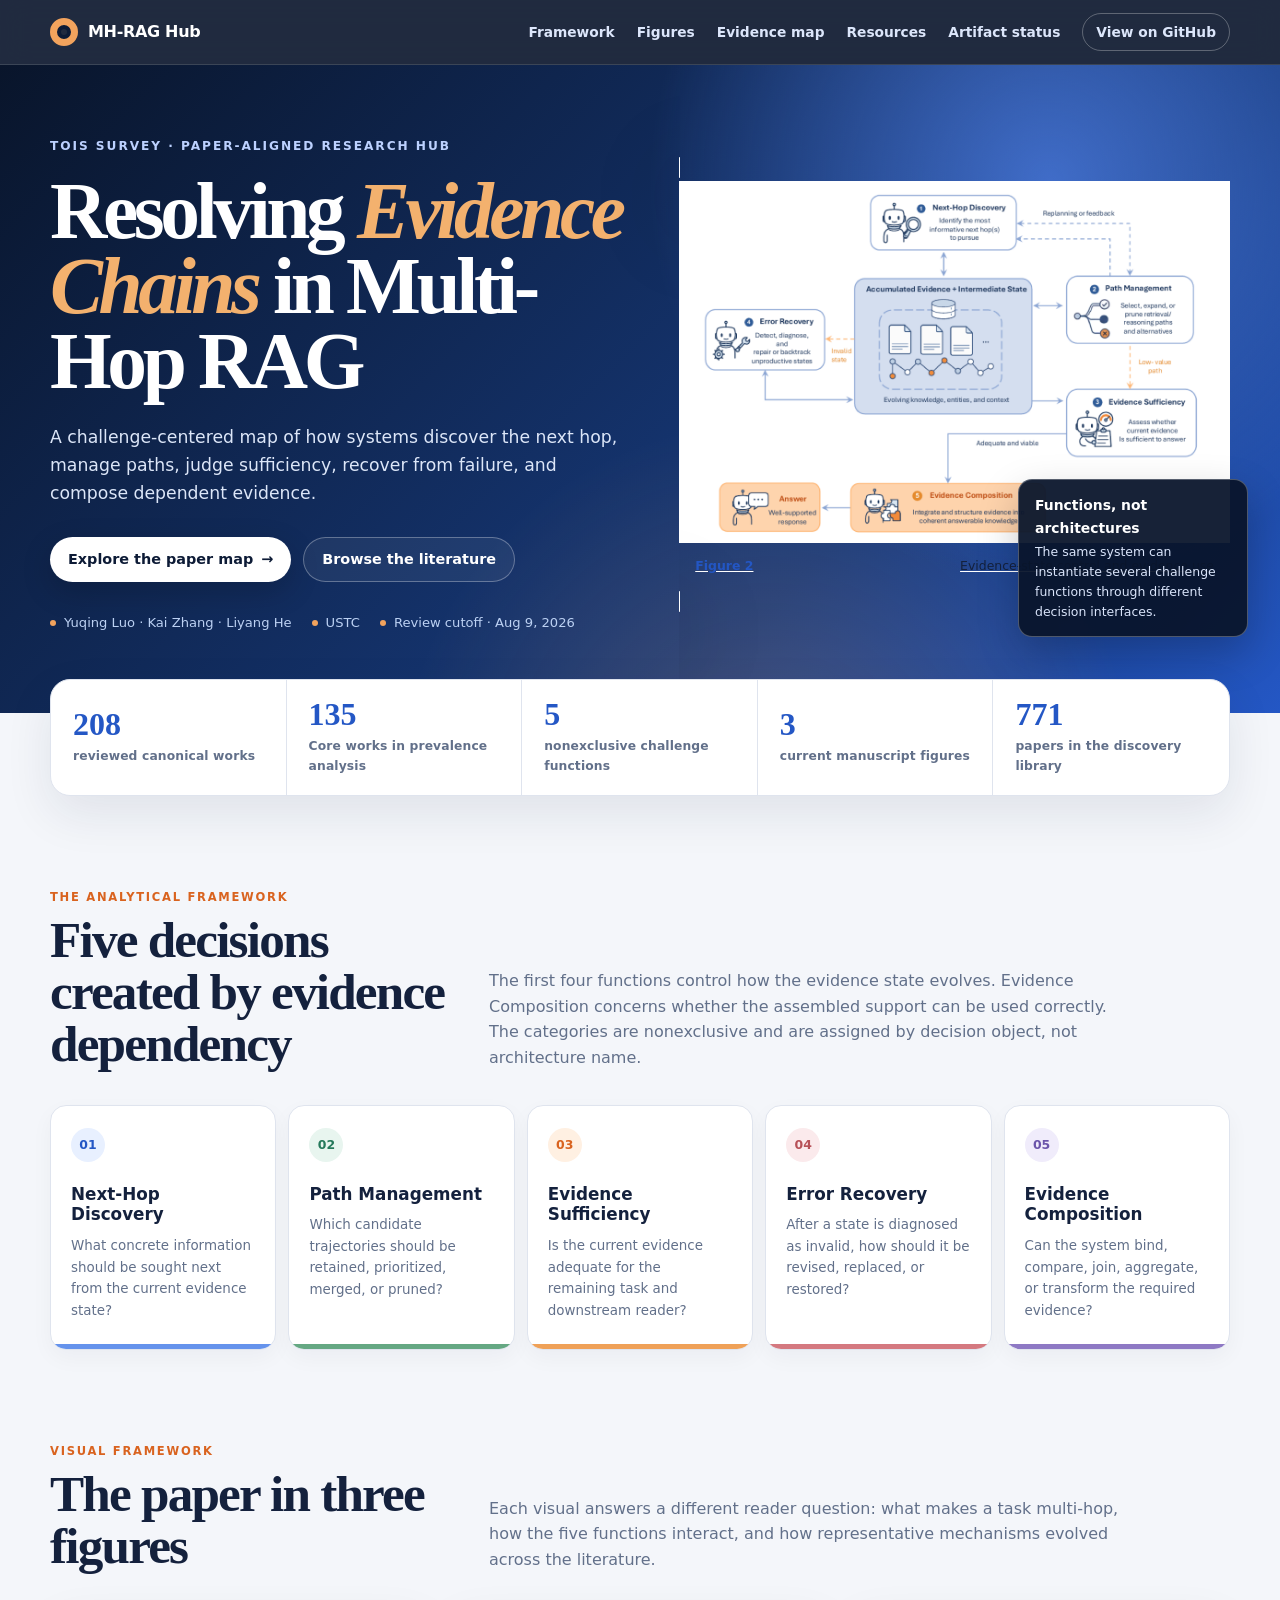
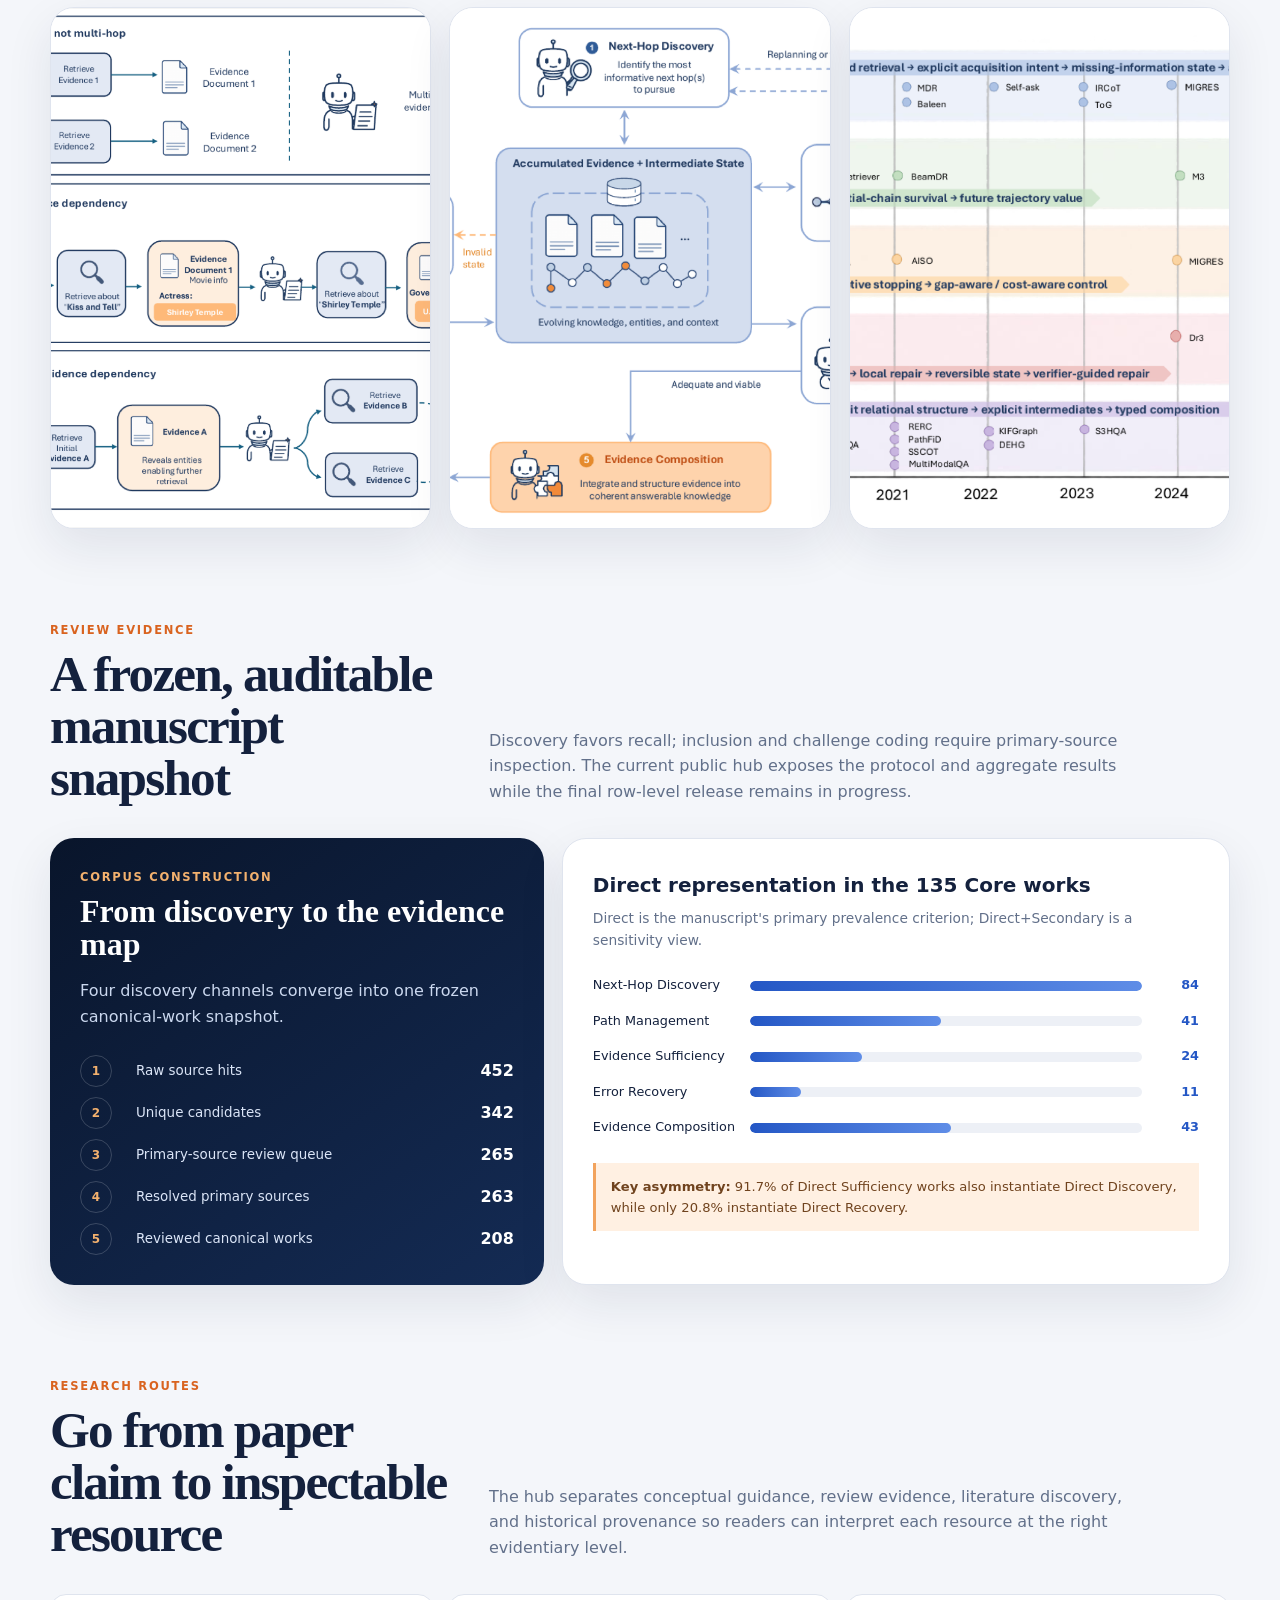
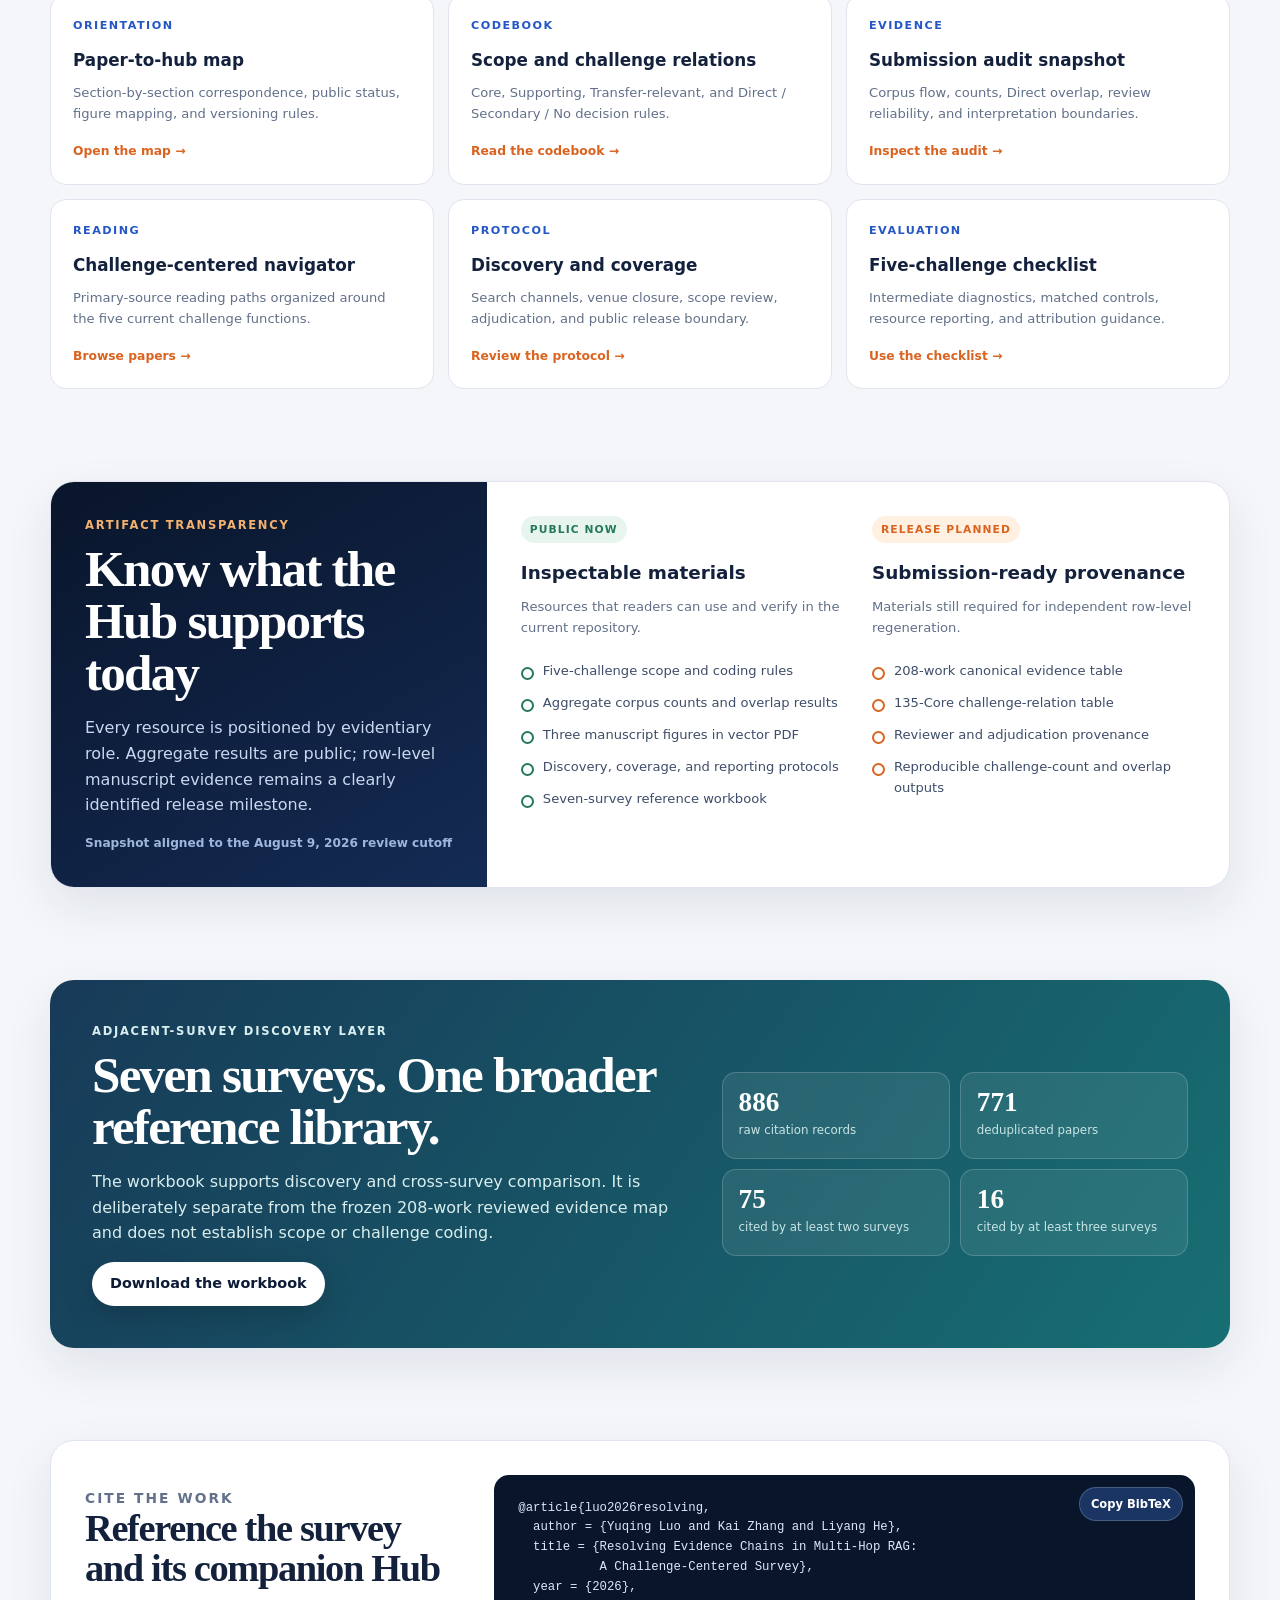
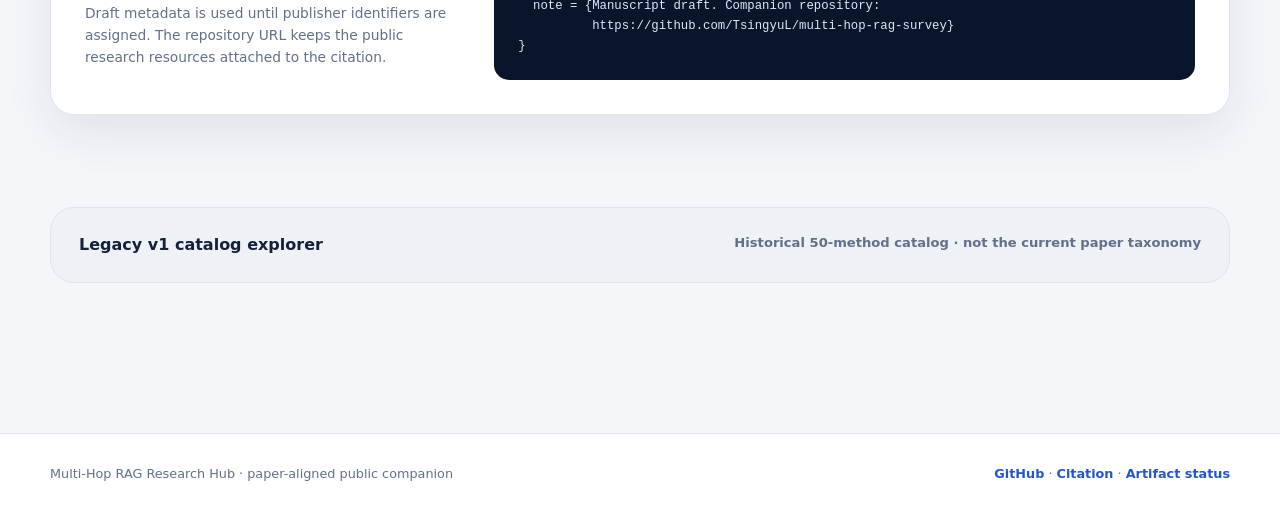
<file: index.html>
<!doctype html>
<html lang="en">
  <head>
    <meta charset="utf-8">
    <meta name="viewport" content="width=device-width, initial-scale=1">
    <meta name="description" content="Paper-aligned research hub for Resolving Evidence Chains in Multi-Hop RAG.">
    <meta http-equiv="refresh" content="0; url=docs/">
    <link rel="canonical" href="https://tsingyul.github.io/multi-hop-rag-survey/">
    <meta property="og:type" content="website">
    <meta property="og:title" content="Resolving Evidence Chains in Multi-Hop RAG">
    <meta property="og:description" content="Challenge-centered survey research hub with figures, review evidence, protocols, and literature resources.">
    <meta property="og:url" content="https://tsingyul.github.io/multi-hop-rag-survey/">
    <meta property="og:image" content="https://tsingyul.github.io/multi-hop-rag-survey/docs/assets/og-research-hub.jpg">
    <meta name="twitter:card" content="summary_large_image">
    <title>Multi-Hop RAG Research Hub</title>
  </head>
  <body>
    <p>Opening the <a href="docs/">Multi-Hop RAG Research Hub</a>…</p>
  </body>
</html>
</file>
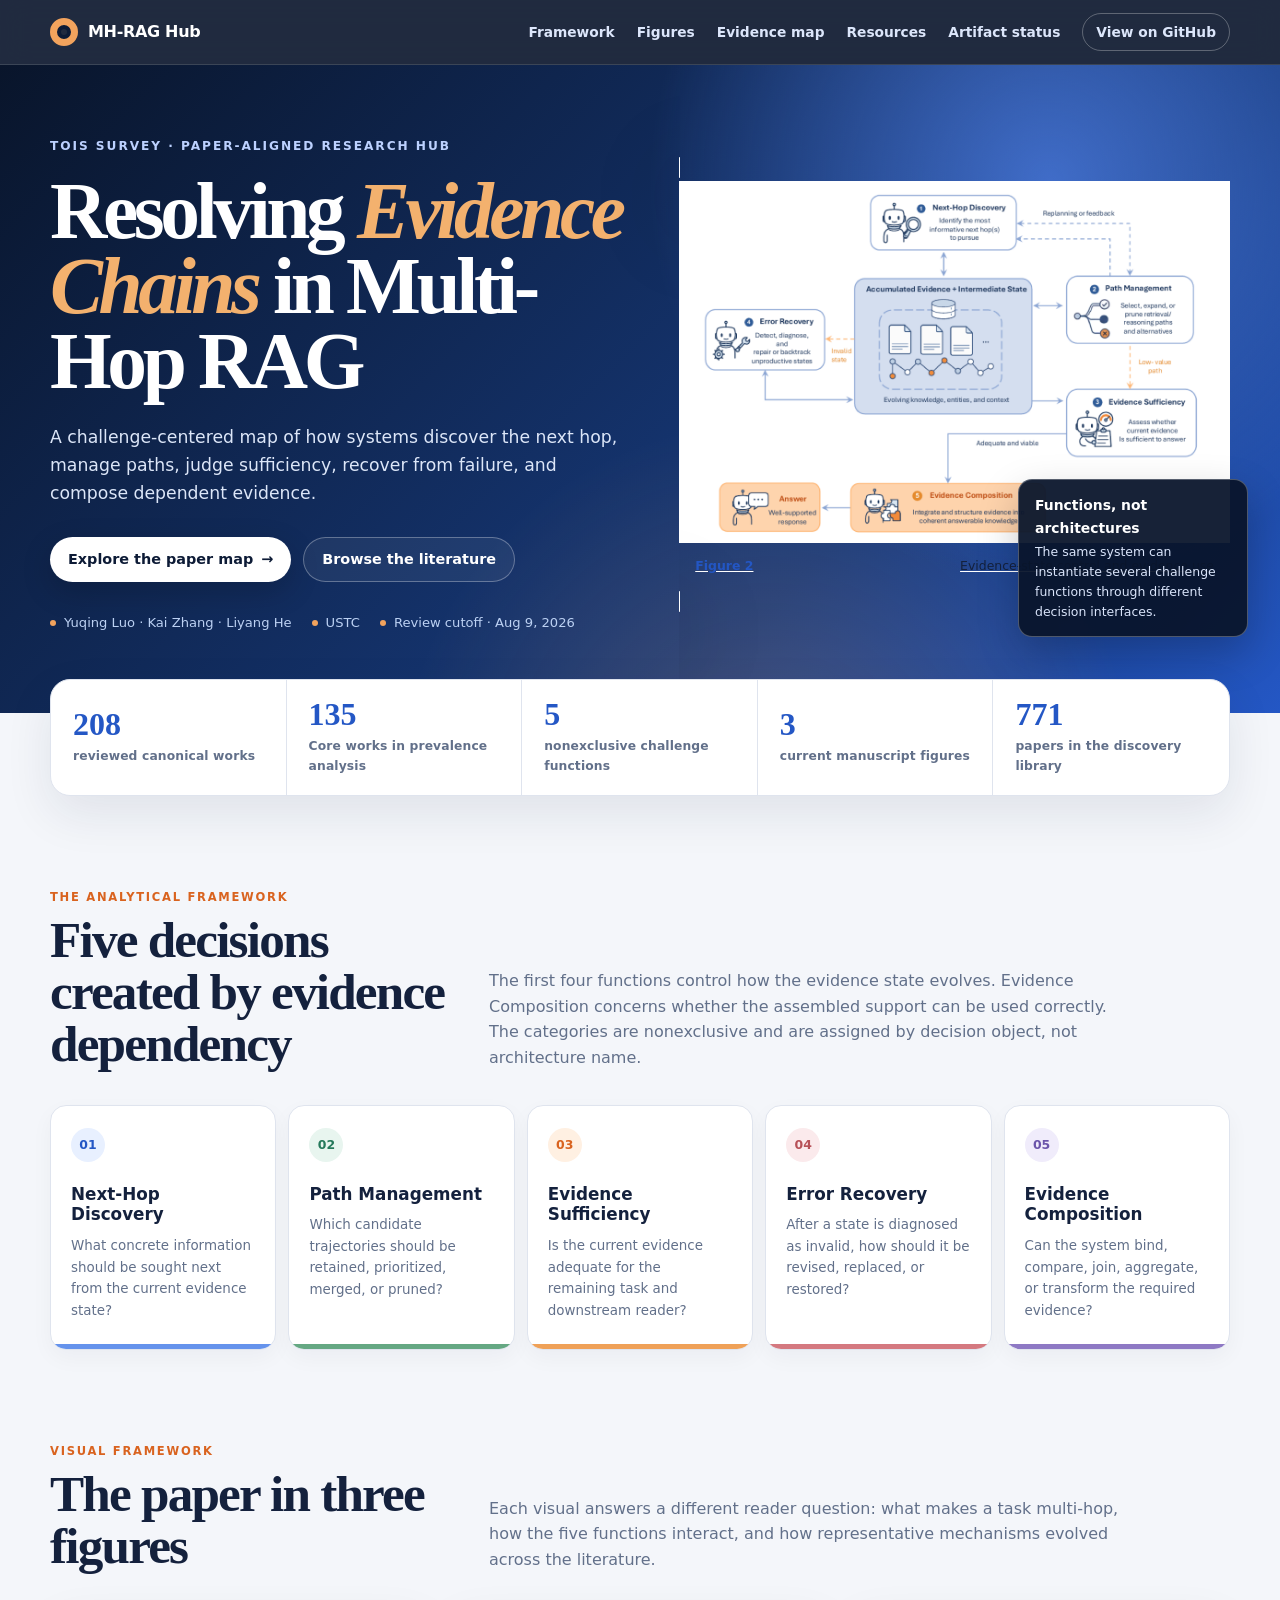
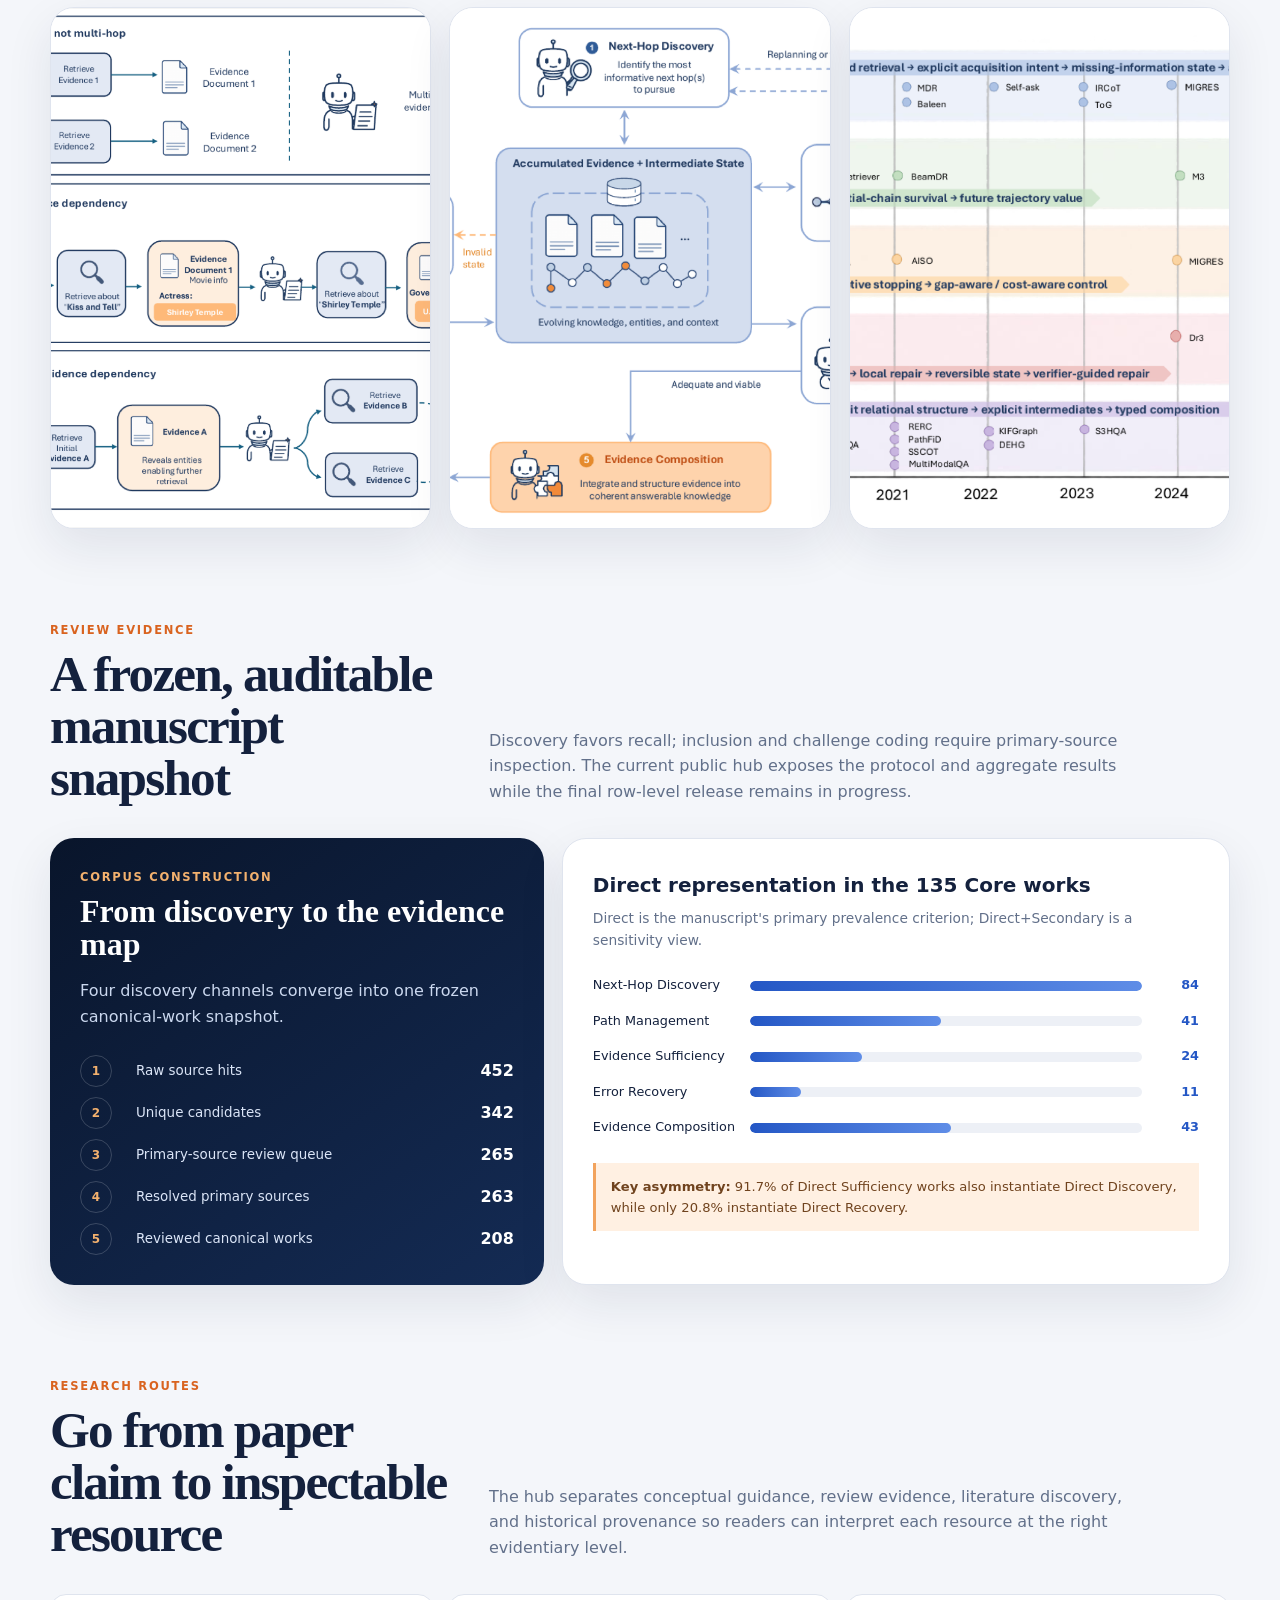
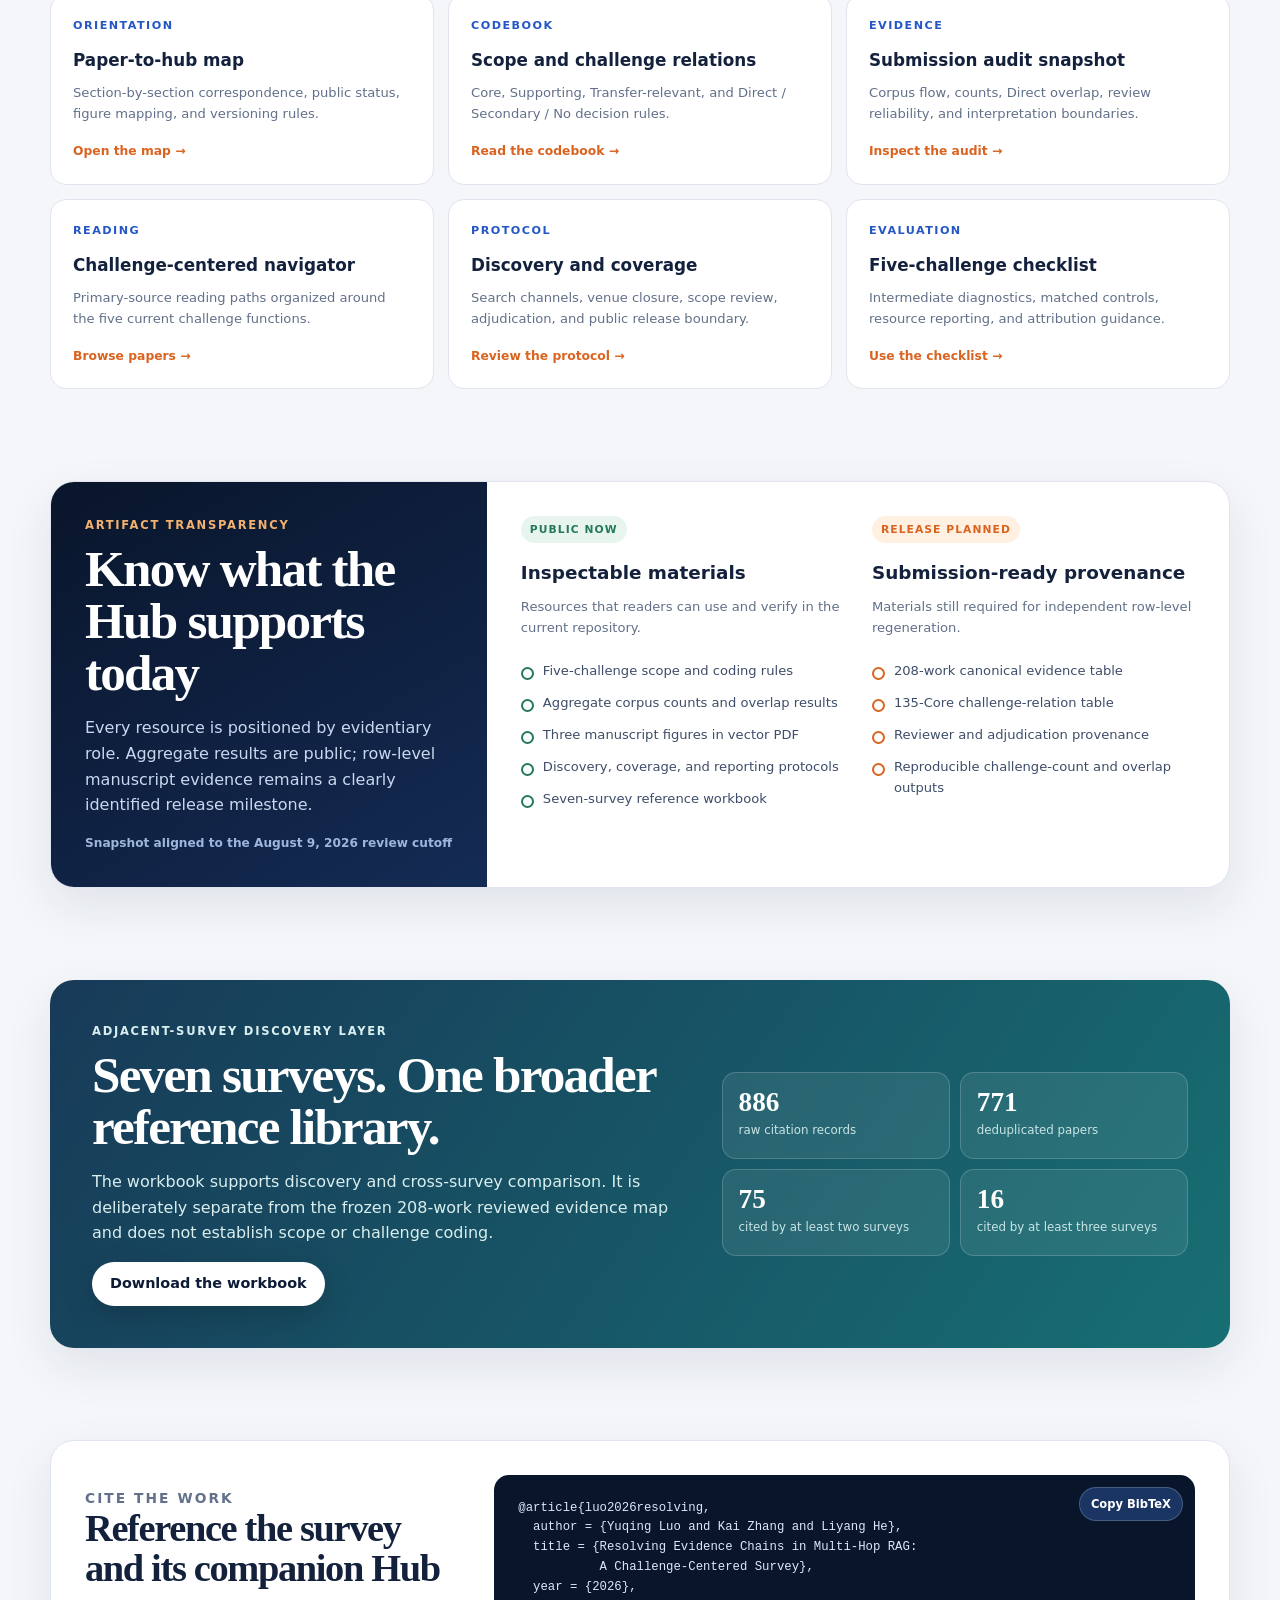
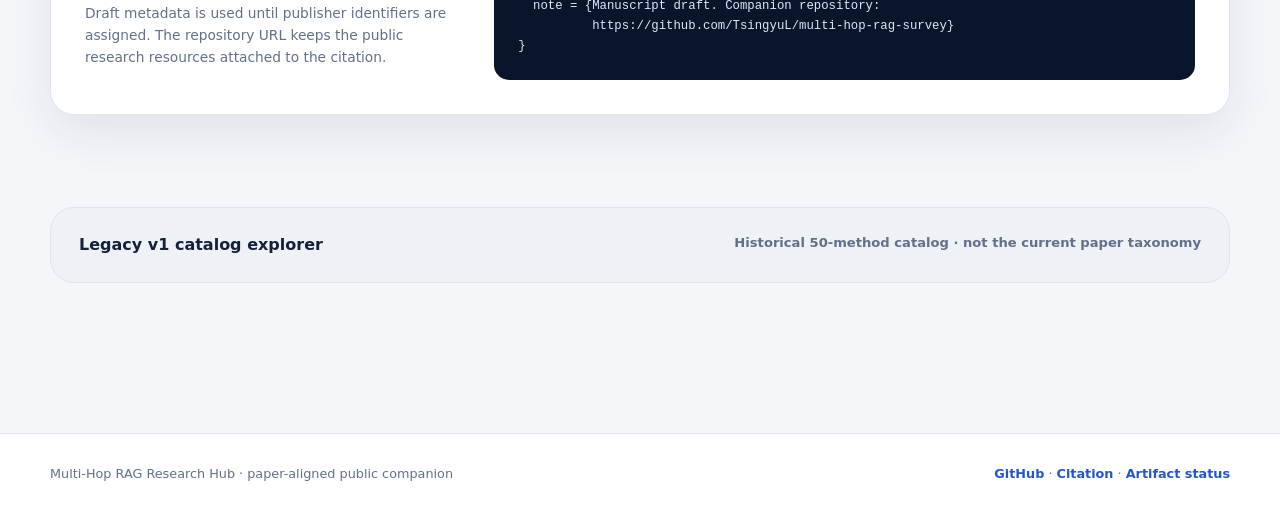
<file: docs/index.html>
<!doctype html>
<html lang="en">
  <head>
    <meta charset="utf-8">
    <meta name="viewport" content="width=device-width, initial-scale=1">
    <meta name="description" content="Paper-aligned research hub for Resolving Evidence Chains in Multi-Hop RAG.">
    <meta name="theme-color" content="#0d1b36">
    <link rel="canonical" href="https://tsingyul.github.io/multi-hop-rag-survey/">
    <meta property="og:type" content="website">
    <meta property="og:title" content="Resolving Evidence Chains in Multi-Hop RAG">
    <meta property="og:description" content="Challenge-centered survey research hub with figures, review evidence, protocols, and literature resources.">
    <meta property="og:url" content="https://tsingyul.github.io/multi-hop-rag-survey/">
    <meta property="og:image" content="https://tsingyul.github.io/multi-hop-rag-survey/docs/assets/og-research-hub.jpg">
    <meta property="og:image:width" content="1200">
    <meta property="og:image:height" content="630">
    <meta name="twitter:card" content="summary_large_image">
    <meta name="twitter:title" content="Resolving Evidence Chains in Multi-Hop RAG">
    <meta name="twitter:description" content="Challenge-centered survey research hub with figures, review evidence, protocols, and literature resources.">
    <meta name="twitter:image" content="https://tsingyul.github.io/multi-hop-rag-survey/docs/assets/og-research-hub.jpg">
    <title>Multi-Hop RAG · Research Hub</title>
    <style>
      :root {
        --navy-950: #09152b;
        --navy-900: #0d1b36;
        --navy-800: #142b54;
        --blue-700: #2457c5;
        --blue-500: #5f8de7;
        --blue-100: #e8f0ff;
        --orange-600: #d9631f;
        --orange-400: #f2a35d;
        --orange-100: #fff0e2;
        --green-600: #25795b;
        --green-100: #e8f5ef;
        --rose-600: #b75158;
        --rose-100: #fbeaec;
        --violet-600: #6b55aa;
        --violet-100: #f0ecfb;
        --ink: #14213d;
        --muted: #62708a;
        --paper: #f4f6fa;
        --surface: #ffffff;
        --line: #dfe4ee;
        --shadow: 0 18px 48px rgba(20, 33, 61, .09);
        --radius-lg: 24px;
        --radius-md: 16px;
      }
      * { box-sizing: border-box; }
      html { scroll-behavior: smooth; }
      body {
        margin: 0;
        color: var(--ink);
        background: var(--paper);
        font: 16px/1.6 Inter, ui-sans-serif, system-ui, -apple-system, BlinkMacSystemFont, "Segoe UI", sans-serif;
      }
      a { color: inherit; }
      img { display: block; max-width: 100%; }
      button, input, select { font: inherit; }
      [id] { scroll-margin-top: 86px; }
      :focus-visible { outline: 3px solid #f3b16e; outline-offset: 4px; }
      .skip-link { position: fixed; z-index: 30; top: -80px; left: 18px; border-radius: 0 0 10px 10px; background: #fff; color: var(--navy-900); padding: 10px 14px; font-weight: 800; }
      .skip-link:focus { top: 0; }
      .wrap { width: min(1180px, calc(100% - 40px)); margin-inline: auto; }
      .topbar {
        position: sticky;
        top: 0;
        z-index: 10;
        border-bottom: 1px solid rgba(255,255,255,.12);
        background: rgba(9, 21, 43, .9);
        color: #fff;
        backdrop-filter: blur(14px);
      }
      .nav { min-height: 64px; display: flex; align-items: center; justify-content: space-between; gap: 24px; }
      .brand { display: flex; align-items: center; gap: 10px; font-weight: 800; text-decoration: none; letter-spacing: -.02em; }
      .brand-mark { width: 28px; height: 28px; border: 7px solid var(--orange-400); border-radius: 50%; box-shadow: inset 0 0 0 4px var(--navy-900); }
      .nav-links { display: flex; align-items: center; gap: 22px; }
      .nav-links a { color: #dce6fb; font-size: .86rem; font-weight: 700; text-decoration: none; }
      .nav-links a:hover { color: #fff; }
      .nav-cta { border: 1px solid rgba(255,255,255,.28); border-radius: 999px; padding: 7px 13px; }
      .mobile-menu { display: none; position: relative; }
      .mobile-menu summary { cursor: pointer; list-style: none; border: 1px solid rgba(255,255,255,.28); border-radius: 999px; padding: 7px 13px; color: #fff; font-size: .82rem; font-weight: 800; }
      .mobile-menu summary::-webkit-details-marker { display: none; }
      .mobile-links { position: absolute; top: calc(100% + 10px); right: 0; display: grid; width: min(280px, calc(100vw - 28px)); overflow: hidden; border: 1px solid var(--line); border-radius: 14px; background: #fff; box-shadow: 0 20px 50px rgba(3,10,28,.3); }
      .mobile-links a { border-bottom: 1px solid var(--line); padding: 12px 15px; color: var(--ink); font-size: .84rem; font-weight: 800; text-decoration: none; }
      .mobile-links a:last-child { border-bottom: 0; color: var(--blue-700); }
      .reading-progress { position: absolute; inset: auto 0 -1px; width: 0; height: 3px; background: linear-gradient(90deg, var(--orange-400), #fff0c8); transform-origin: left; }
      .hero {
        overflow: hidden;
        color: #fff;
        background:
          radial-gradient(circle at 82% 18%, rgba(76, 124, 224, .78), transparent 34%),
          radial-gradient(circle at 60% 112%, rgba(242, 163, 93, .22), transparent 35%),
          linear-gradient(135deg, var(--navy-950), #173a7c 68%, #2457c5);
      }
      .hero-grid { min-height: 610px; display: grid; grid-template-columns: 1.02fr .98fr; align-items: center; gap: 56px; padding-block: 72px 80px; }
      .eyebrow { margin: 0 0 18px; color: #bcd1ff; font-size: .76rem; font-weight: 850; letter-spacing: .16em; text-transform: uppercase; }
      h1, .display { font-family: "Iowan Old Style", "Palatino Linotype", Charter, Georgia, serif; }
      h1 { max-width: 700px; margin: 0; font-size: clamp(3.1rem, 6.2vw, 5.6rem); font-weight: 650; line-height: .94; letter-spacing: -.055em; }
      .title-accent { color: #f3b16e; font-style: italic; }
      .lead { max-width: 650px; margin: 26px 0 0; color: #dce6f8; font-size: 1.08rem; }
      .hero-actions { display: flex; flex-wrap: wrap; gap: 12px; margin-top: 30px; }
      .button { display: inline-flex; align-items: center; justify-content: center; gap: 8px; min-height: 44px; border-radius: 999px; padding: 10px 18px; font-size: .9rem; font-weight: 800; text-decoration: none; }
      .button.primary { background: #fff; color: var(--navy-900); box-shadow: 0 10px 30px rgba(0,0,0,.18); }
      .button.secondary { border: 1px solid rgba(255,255,255,.3); color: #fff; background: rgba(255,255,255,.06); }
      .hero-meta { display: flex; flex-wrap: wrap; gap: 8px 20px; margin-top: 30px; color: #bcd1f3; font-size: .82rem; }
      .hero-meta span::before { content: ""; display: inline-block; width: 6px; height: 6px; margin: 0 8px 1px 0; border-radius: 50%; background: var(--orange-400); }
      .hero-visual { position: relative; }
      .figure-window { overflow: hidden; border: 1px solid rgba(255,255,255,.22); border-radius: 22px; background: #fff; box-shadow: 0 30px 90px rgba(3, 10, 28, .42); transform: rotate(1.2deg); }
      .figure-window img { aspect-ratio: 1.52; width: 100%; object-fit: cover; object-position: center; }
      .figure-caption { display: flex; justify-content: space-between; gap: 18px; padding: 13px 16px; color: var(--ink); font-size: .78rem; }
      .figure-caption strong { color: var(--blue-700); }
      .visual-note { position: absolute; right: -18px; bottom: -22px; max-width: 230px; border: 1px solid rgba(255,255,255,.28); border-radius: 14px; background: rgba(9,21,43,.94); padding: 14px 16px; color: #dae5fb; box-shadow: 0 16px 40px rgba(0,0,0,.22); font-size: .78rem; }
      .visual-note strong { display: block; margin-bottom: 3px; color: #fff; font-size: .87rem; }
      main { padding-bottom: 70px; }
      .stats { position: relative; z-index: 2; display: grid; grid-template-columns: repeat(5, 1fr); margin-top: -34px; border: 1px solid var(--line); border-radius: 20px; background: var(--surface); box-shadow: var(--shadow); }
      .stat { min-height: 108px; display: grid; align-content: center; padding: 18px 22px; border-right: 1px solid var(--line); }
      .stat:last-child { border: 0; }
      .stat strong { color: var(--blue-700); font: 700 2rem/1 "Iowan Old Style", Georgia, serif; }
      .stat span { margin-top: 7px; color: var(--muted); font-size: .77rem; font-weight: 700; letter-spacing: .01em; }
      .section { padding-top: 92px; }
      .section-head { display: grid; grid-template-columns: .7fr 1.3fr; gap: 40px; align-items: end; margin-bottom: 34px; }
      .kicker { margin: 0 0 8px; color: var(--orange-600); font-size: .72rem; font-weight: 850; letter-spacing: .15em; text-transform: uppercase; }
      h2 { margin: 0; font: 650 clamp(2rem, 4vw, 3.35rem)/1.02 "Iowan Old Style", Georgia, serif; letter-spacing: -.035em; }
      .section-intro { max-width: 650px; margin: 0; color: var(--muted); }
      .challenge-grid { display: grid; grid-template-columns: repeat(5, 1fr); gap: 12px; }
      .challenge { position: relative; overflow: hidden; min-height: 245px; border: 1px solid var(--line); border-radius: var(--radius-md); background: var(--surface); padding: 22px 20px; box-shadow: 0 8px 22px rgba(20,33,61,.04); }
      .challenge::after { content: ""; position: absolute; inset: auto 0 0; height: 5px; background: var(--tone); }
      .challenge-number { display: grid; width: 34px; height: 34px; place-items: center; border-radius: 50%; color: var(--tone-dark); background: var(--tone-soft); font-size: .78rem; font-weight: 900; }
      .challenge h3 { margin: 22px 0 10px; font-size: 1.05rem; line-height: 1.24; }
      .challenge p { margin: 0; color: var(--muted); font-size: .84rem; }
      .tone-blue { --tone: #6593ec; --tone-dark: #2457c5; --tone-soft: var(--blue-100); }
      .tone-green { --tone: #65a883; --tone-dark: var(--green-600); --tone-soft: var(--green-100); }
      .tone-orange { --tone: #efa158; --tone-dark: var(--orange-600); --tone-soft: var(--orange-100); }
      .tone-rose { --tone: #d47980; --tone-dark: var(--rose-600); --tone-soft: var(--rose-100); }
      .tone-violet { --tone: #8e79c4; --tone-dark: var(--violet-600); --tone-soft: var(--violet-100); }
      .figure-grid { display: grid; grid-template-columns: repeat(3, 1fr); gap: 18px; }
      .figure-card { overflow: hidden; border: 1px solid var(--line); border-radius: var(--radius-lg); background: var(--surface); box-shadow: var(--shadow); }
      .figure-preview { overflow: hidden; aspect-ratio: 1.38; background: #eef2f8; }
      .figure-preview img { width: 100%; height: 100%; object-fit: cover; transition: transform .35s ease; }
      .figure-card:hover img { transform: scale(1.025); }
      .figure-copy { padding: 22px; }
      .figure-label { color: var(--orange-600); font-size: .71rem; font-weight: 850; letter-spacing: .13em; text-transform: uppercase; }
      .figure-copy h3 { margin: 8px 0 7px; font-size: 1.12rem; }
      .figure-copy p { min-height: 68px; margin: 0 0 16px; color: var(--muted); font-size: .84rem; }
      .text-link { color: var(--blue-700); font-size: .82rem; font-weight: 850; text-decoration: none; }
      .evidence-panel { display: grid; grid-template-columns: .85fr 1.15fr; gap: 18px; }
      .dark-card { border-radius: var(--radius-lg); color: #fff; background: linear-gradient(145deg, var(--navy-950), var(--navy-800)); padding: 30px; box-shadow: var(--shadow); }
      .dark-card .kicker { color: #f3b16e; }
      .dark-card h3 { margin: 0; font: 650 2rem/1.05 "Iowan Old Style", Georgia, serif; }
      .dark-card p { color: #cbd8ef; }
      .flow { display: grid; gap: 10px; margin-top: 26px; }
      .flow-row { display: grid; grid-template-columns: 44px 1fr auto; align-items: center; gap: 12px; }
      .flow-index { display: grid; width: 32px; height: 32px; place-items: center; border: 1px solid rgba(255,255,255,.18); border-radius: 50%; color: #f3b16e; font-size: .75rem; font-weight: 900; }
      .flow-name { color: #dbe5f7; font-size: .84rem; }
      .flow-value { font-weight: 850; }
      .analysis-card { border: 1px solid var(--line); border-radius: var(--radius-lg); background: var(--surface); padding: 30px; box-shadow: var(--shadow); }
      .analysis-card h3 { margin: 0 0 6px; font-size: 1.25rem; }
      .analysis-card > p { margin: 0 0 24px; color: var(--muted); font-size: .86rem; }
      .bar-list { display: grid; gap: 15px; }
      .bar-row { display: grid; grid-template-columns: 145px 1fr 45px; align-items: center; gap: 12px; font-size: .8rem; }
      .bar-track { height: 10px; overflow: hidden; border-radius: 999px; background: #edf0f6; }
      .bar-fill { height: 100%; border-radius: inherit; background: linear-gradient(90deg, var(--blue-700), var(--blue-500)); }
      .bar-value { color: var(--blue-700); font-weight: 850; text-align: right; }
      .finding { margin-top: 25px; border-left: 3px solid var(--orange-400); background: var(--orange-100); padding: 13px 15px; color: #70431e; font-size: .82rem; }
      .resource-grid { display: grid; grid-template-columns: repeat(3, 1fr); gap: 14px; }
      .resource { min-height: 190px; display: flex; flex-direction: column; border: 1px solid var(--line); border-radius: var(--radius-md); background: var(--surface); padding: 22px; text-decoration: none; transition: transform .18s, box-shadow .18s, border-color .18s; }
      .resource:hover { transform: translateY(-3px); border-color: #b9c9ea; box-shadow: var(--shadow); }
      .resource-type { color: var(--blue-700); font-size: .7rem; font-weight: 900; letter-spacing: .13em; text-transform: uppercase; }
      .resource h3 { margin: 12px 0 8px; font-size: 1.05rem; }
      .resource p { margin: 0; color: var(--muted); font-size: .82rem; }
      .resource em { margin-top: auto; padding-top: 18px; color: var(--orange-600); font-size: .77rem; font-style: normal; font-weight: 850; }
      .status-board { display: grid; grid-template-columns: .74fr 1.26fr; overflow: hidden; border: 1px solid var(--line); border-radius: var(--radius-lg); background: var(--surface); box-shadow: var(--shadow); }
      .status-intro { display: grid; align-content: space-between; min-height: 390px; padding: 34px; color: #fff; background: linear-gradient(150deg, var(--navy-950), var(--navy-800)); }
      .status-intro .kicker { color: #f3b16e; }
      .status-intro h2 { max-width: 420px; }
      .status-intro p { color: #cad8ef; }
      .status-date { align-self: end; color: #9eb5dc; font-size: .76rem; font-weight: 700; }
      .status-columns { display: grid; grid-template-columns: 1fr 1fr; gap: 28px; padding: 34px; }
      .status-column { display: flex; flex-direction: column; }
      .status-label { align-self: flex-start; border-radius: 999px; padding: 5px 9px; font-size: .67rem; font-weight: 900; letter-spacing: .1em; text-transform: uppercase; }
      .status-label.live { color: var(--green-600); background: var(--green-100); }
      .status-label.planned { color: var(--orange-600); background: var(--orange-100); }
      .status-column h3 { margin: 15px 0 8px; font-size: 1.15rem; }
      .status-column > p { margin: 0; color: var(--muted); font-size: .82rem; }
      .status-list { display: grid; gap: 11px; margin: 22px 0 0; padding: 0; list-style: none; }
      .status-list li { position: relative; padding-left: 22px; color: #3e4d69; font-size: .82rem; }
      .status-list li::before { content: ""; position: absolute; top: .58em; left: 0; width: 9px; height: 9px; border: 2px solid var(--status-tone); border-radius: 50%; background: var(--surface); }
      .status-column:first-child { --status-tone: var(--green-600); }
      .status-column:last-child { --status-tone: var(--orange-600); }
      .library-band { display: grid; grid-template-columns: 1.12fr .88fr; gap: 36px; align-items: center; border-radius: var(--radius-lg); color: #fff; background: linear-gradient(125deg, #173a58, #176f73); padding: 42px; box-shadow: var(--shadow); }
      .library-band h2 { max-width: 650px; }
      .library-band p { color: #d9eeee; }
      .library-stats { display: grid; grid-template-columns: repeat(2, 1fr); gap: 10px; }
      .library-stat { border: 1px solid rgba(255,255,255,.18); border-radius: 14px; background: rgba(255,255,255,.08); padding: 16px; }
      .library-stat strong { display: block; font: 650 1.7rem/1 "Iowan Old Style", Georgia, serif; }
      .library-stat span { color: #c9e5e5; font-size: .74rem; }
      .citation-band { display: grid; grid-template-columns: .7fr 1.3fr; gap: 32px; align-items: center; border: 1px solid var(--line); border-radius: var(--radius-lg); background: #fff; padding: 34px; box-shadow: var(--shadow); }
      .citation-band h2 { font-size: clamp(1.9rem, 3vw, 2.6rem); }
      .citation-band p { margin-bottom: 0; color: var(--muted); font-size: .86rem; }
      .citation-code { position: relative; min-width: 0; }
      .citation-code pre { overflow-x: auto; margin: 0; border-radius: 15px; background: var(--navy-950); padding: 24px; color: #dce7fb; font: .77rem/1.6 ui-monospace, SFMono-Regular, Menlo, Consolas, monospace; }
      .copy-button { position: absolute; top: 12px; right: 12px; cursor: pointer; border: 1px solid rgba(255,255,255,.2); border-radius: 999px; background: #1a3563; color: #fff; padding: 7px 11px; font-size: .72rem; font-weight: 850; }
      .copy-button:hover { background: var(--blue-700); }
      .legacy { margin-top: 92px; border: 1px solid var(--line); border-radius: var(--radius-lg); background: #eef1f6; }
      .legacy summary { cursor: pointer; list-style: none; display: flex; justify-content: space-between; gap: 24px; padding: 24px 28px; font-weight: 850; }
      .legacy summary::-webkit-details-marker { display: none; }
      .legacy summary span { color: var(--muted); font-size: .82rem; font-weight: 600; }
      .legacy[open] summary { border-bottom: 1px solid var(--line); }
      .legacy-body { padding: 26px; }
      .legacy-note { margin: 0 0 22px; color: var(--muted); font-size: .86rem; }
      .filters { display: grid; grid-template-columns: 2fr repeat(3, 1fr); gap: 12px; }
      label { display: grid; gap: 5px; color: var(--muted); font-size: .73rem; font-weight: 800; letter-spacing: .03em; }
      input, select { width: 100%; border: 1px solid #cbd4e6; border-radius: 10px; background: #fff; color: var(--ink); padding: 10px 11px; }
      input:focus, select:focus { outline: 3px solid #bcd0ff; border-color: var(--blue-700); }
      .result-line { margin: 20px 0 10px; color: var(--muted); font-size: .82rem; }
      .scroll { overflow-x: auto; border: 1px solid var(--line); border-radius: 12px; background: #fff; }
      table { width: 100%; min-width: 900px; border-collapse: collapse; font-size: .82rem; }
      th { padding: 11px 12px; background: #f5f7fb; color: #52617d; font-size: .68rem; letter-spacing: .06em; text-align: left; text-transform: uppercase; }
      td { padding: 12px; border-top: 1px solid var(--line); vertical-align: top; }
      .paper { display: block; font-weight: 800; line-height: 1.35; text-decoration: none; }
      .paper:hover { color: var(--blue-700); }
      .venue { display: block; margin-top: 3px; color: var(--muted); font-size: .73rem; }
      .tag { display: inline-block; margin: 0 3px 3px 0; border-radius: 999px; background: var(--blue-100); color: #214a9e; padding: 2px 7px; font-size: .68rem; white-space: nowrap; }
      .tag.teal { background: var(--green-100); color: var(--green-600); }
      .code { color: var(--green-600); font-weight: 800; text-decoration: none; }
      .empty { padding: 30px; color: var(--muted); text-align: center; }
      footer { margin-top: 80px; border-top: 1px solid var(--line); background: #fff; }
      .footer-grid { display: flex; justify-content: space-between; gap: 30px; padding-block: 30px; color: var(--muted); font-size: .8rem; }
      .footer-grid a { color: var(--blue-700); font-weight: 750; text-decoration: none; }
      @media (max-width: 980px) {
        .hero-grid, .section-head, .evidence-panel, .library-band, .status-board, .citation-band { grid-template-columns: 1fr; }
        .hero-grid { padding-block: 58px 76px; }
        .hero-visual { max-width: 680px; }
        .challenge-grid { grid-template-columns: repeat(2, 1fr); }
        .figure-grid, .resource-grid { grid-template-columns: 1fr 1fr; }
        .stats { grid-template-columns: repeat(3, 1fr); }
        .stat:nth-child(3) { border-right: 0; }
        .stat:nth-child(n+4) { border-top: 1px solid var(--line); }
      }
      @media (max-width: 720px) {
        .wrap { width: min(100% - 28px, 1180px); }
        .nav { min-height: 58px; }
        .nav-links { display: none; }
        .mobile-menu { display: block; }
        .hero-grid { min-height: auto; gap: 40px; padding-block: 48px 62px; }
        h1 { font-size: clamp(3rem, 15vw, 4.3rem); }
        .lead { font-size: .98rem; }
        .visual-note { position: static; max-width: none; margin-top: 10px; }
        .stats { grid-template-columns: repeat(2, 1fr); margin-top: -24px; }
        .stat, .stat:nth-child(3) { min-height: 92px; border-right: 1px solid var(--line); border-top: 1px solid var(--line); }
        .stat:nth-child(odd) { border-right: 1px solid var(--line); }
        .stat:nth-child(even) { border-right: 0; }
        .stat:first-child, .stat:nth-child(2) { border-top: 0; }
        .section { padding-top: 70px; }
        .section-head { gap: 16px; }
        .challenge-grid, .figure-grid, .resource-grid, .library-stats, .status-columns { grid-template-columns: 1fr; }
        .challenge { min-height: auto; }
        .figure-copy p { min-height: auto; }
        .bar-row { grid-template-columns: 112px 1fr 38px; }
        .library-band { padding: 28px 22px; }
        .status-intro { min-height: auto; gap: 38px; padding: 28px 22px; }
        .status-columns, .citation-band { padding: 26px 20px; }
        .citation-code pre { padding: 54px 18px 18px; font-size: .69rem; }
        .filters { grid-template-columns: 1fr; }
        .legacy summary { display: grid; padding: 20px; }
        .legacy-body { padding: 18px; }
        .footer-grid { display: grid; }
      }
      @media (prefers-reduced-motion: reduce) {
        html { scroll-behavior: auto; }
        *, *::before, *::after { transition-duration: .01ms !important; }
      }
    </style>
  </head>
  <body>
    <a class="skip-link" href="#main-content">Skip to main content</a>
    <div class="topbar">
      <nav class="nav wrap" aria-label="Primary navigation">
        <a class="brand" href="#top"><span class="brand-mark" aria-hidden="true"></span>MH-RAG Hub</a>
        <div class="nav-links">
          <a href="#framework">Framework</a>
          <a href="#figures">Figures</a>
          <a href="#evidence">Evidence map</a>
          <a href="#resources">Resources</a>
          <a href="#status">Artifact status</a>
          <a class="nav-cta" href="https://github.com/TsingyuL/multi-hop-rag-survey">View on GitHub</a>
        </div>
        <details class="mobile-menu">
          <summary>Menu</summary>
          <div class="mobile-links">
            <a href="#framework">Framework</a>
            <a href="#figures">Figures</a>
            <a href="#evidence">Evidence map</a>
            <a href="#resources">Resources</a>
            <a href="#status">Artifact status</a>
            <a href="https://github.com/TsingyuL/multi-hop-rag-survey">View on GitHub</a>
          </div>
        </details>
      </nav>
      <div class="reading-progress" id="reading-progress" aria-hidden="true"></div>
    </div>

    <header class="hero" id="top">
      <div class="hero-grid wrap">
        <div>
          <p class="eyebrow">TOIS survey · paper-aligned research hub</p>
          <h1>Resolving <span class="title-accent">Evidence Chains</span> in Multi-Hop RAG</h1>
          <p class="lead">A challenge-centered map of how systems discover the next hop, manage paths, judge sufficiency, recover from failure, and compose dependent evidence.</p>
          <div class="hero-actions">
            <a class="button primary" href="paper-map.html">Explore the paper map <span aria-hidden="true">&rarr;</span></a>
            <a class="button secondary" href="literature.html">Browse the literature</a>
          </div>
          <div class="hero-meta" aria-label="Manuscript metadata">
            <span>Yuqing Luo · Kai Zhang · Liyang He</span>
            <span>USTC</span>
            <span>Review cutoff · Aug 9, 2026</span>
          </div>
        </div>
        <div class="hero-visual">
          <a class="figure-window" href="../mh_figures/fig2.pdf" aria-label="Open manuscript Figure 2">
            <img src="assets/figure-2.png" alt="Five-challenge evidence-state control loop">
            <span class="figure-caption"><strong>Figure 2</strong><span>Evidence-state control and evidence use</span></span>
          </a>
          <div class="visual-note"><strong>Functions, not architectures</strong>The same system can instantiate several challenge functions through different decision interfaces.</div>
        </div>
      </div>
    </header>

    <main id="main-content">
      <div class="stats wrap" aria-label="Current manuscript snapshot">
        <div class="stat"><strong>208</strong><span>reviewed canonical works</span></div>
        <div class="stat"><strong>135</strong><span>Core works in prevalence analysis</span></div>
        <div class="stat"><strong>5</strong><span>nonexclusive challenge functions</span></div>
        <div class="stat"><strong>3</strong><span>current manuscript figures</span></div>
        <div class="stat"><strong>771</strong><span>papers in the discovery library</span></div>
      </div>

      <section class="section wrap" id="framework">
        <div class="section-head">
          <div><p class="kicker">The analytical framework</p><h2>Five decisions created by evidence dependency</h2></div>
          <p class="section-intro">The first four functions control how the evidence state evolves. Evidence Composition concerns whether the assembled support can be used correctly. The categories are nonexclusive and are assigned by decision object, not architecture name.</p>
        </div>
        <div class="challenge-grid">
          <article class="challenge tone-blue"><span class="challenge-number">01</span><h3>Next-Hop Discovery</h3><p>What concrete information should be sought next from the current evidence state?</p></article>
          <article class="challenge tone-green"><span class="challenge-number">02</span><h3>Path Management</h3><p>Which candidate trajectories should be retained, prioritized, merged, or pruned?</p></article>
          <article class="challenge tone-orange"><span class="challenge-number">03</span><h3>Evidence Sufficiency</h3><p>Is the current evidence adequate for the remaining task and downstream reader?</p></article>
          <article class="challenge tone-rose"><span class="challenge-number">04</span><h3>Error Recovery</h3><p>After a state is diagnosed as invalid, how should it be revised, replaced, or restored?</p></article>
          <article class="challenge tone-violet"><span class="challenge-number">05</span><h3>Evidence Composition</h3><p>Can the system bind, compare, join, aggregate, or transform the required evidence?</p></article>
        </div>
      </section>

      <section class="section wrap" id="figures">
        <div class="section-head">
          <div><p class="kicker">Visual framework</p><h2>The paper in three figures</h2></div>
          <p class="section-intro">Each visual answers a different reader question: what makes a task multi-hop, how the five functions interact, and how representative mechanisms evolved across the literature.</p>
        </div>
        <div class="figure-grid">
          <article class="figure-card">
            <a class="figure-preview" href="../mh_figures/fig1.pdf"><img src="assets/figure-1.png" alt="Evidence dependency scope with sequential and branch-and-join structures"></a>
            <div class="figure-copy"><span class="figure-label">Figure 1 · Scope</span><h3>What makes a RAG task multi-hop?</h3><p>Dependency among external evidence units - not document count or a fixed number of retrieval calls.</p><a class="text-link" href="../mh_figures/fig1.pdf">Open vector PDF &rarr;</a></div>
          </article>
          <article class="figure-card">
            <a class="figure-preview" href="../mh_figures/fig2.pdf"><img src="assets/figure-2.png" alt="Five-challenge evidence-state control loop"></a>
            <div class="figure-copy"><span class="figure-label">Figure 2 · Framework</span><h3>Evidence state control and evidence use</h3><p>Adequacy and integrity drive distinct transitions among discovery, path control, repair, and composition.</p><a class="text-link" href="../mh_figures/fig2.pdf">Open vector PDF &rarr;</a></div>
          </article>
          <article class="figure-card">
            <a class="figure-preview" href="../mh_figures/fig3.pdf"><img src="assets/figure-3.png" alt="Timeline of challenge mechanisms from 2019 to 2026"></a>
            <div class="figure-copy"><span class="figure-label">Figure 3 · Landscape</span><h3>From retrieval to evidence-state control</h3><p>Representative mechanisms show how challenge functions increasingly coexist inside shared controllers.</p><a class="text-link" href="../mh_figures/fig3.pdf">Open vector PDF &rarr;</a></div>
          </article>
        </div>
      </section>

      <section class="section wrap" id="evidence">
        <div class="section-head">
          <div><p class="kicker">Review evidence</p><h2>A frozen, auditable manuscript snapshot</h2></div>
          <p class="section-intro">Discovery favors recall; inclusion and challenge coding require primary-source inspection. The current public hub exposes the protocol and aggregate results while the final row-level release remains in progress.</p>
        </div>
        <div class="evidence-panel">
          <article class="dark-card">
            <p class="kicker">Corpus construction</p>
            <h3>From discovery to the evidence map</h3>
            <p>Four discovery channels converge into one frozen canonical-work snapshot.</p>
            <div class="flow">
              <div class="flow-row"><span class="flow-index">1</span><span class="flow-name">Raw source hits</span><span class="flow-value">452</span></div>
              <div class="flow-row"><span class="flow-index">2</span><span class="flow-name">Unique candidates</span><span class="flow-value">342</span></div>
              <div class="flow-row"><span class="flow-index">3</span><span class="flow-name">Primary-source review queue</span><span class="flow-value">265</span></div>
              <div class="flow-row"><span class="flow-index">4</span><span class="flow-name">Resolved primary sources</span><span class="flow-value">263</span></div>
              <div class="flow-row"><span class="flow-index">5</span><span class="flow-name">Reviewed canonical works</span><span class="flow-value">208</span></div>
            </div>
          </article>
          <article class="analysis-card">
            <h3>Direct representation in the 135 Core works</h3>
            <p>Direct is the manuscript's primary prevalence criterion; Direct+Secondary is a sensitivity view.</p>
            <div class="bar-list">
              <div class="bar-row"><span>Next-Hop Discovery</span><div class="bar-track"><div class="bar-fill" style="width:100%"></div></div><span class="bar-value">84</span></div>
              <div class="bar-row"><span>Path Management</span><div class="bar-track"><div class="bar-fill" style="width:48.8%"></div></div><span class="bar-value">41</span></div>
              <div class="bar-row"><span>Evidence Sufficiency</span><div class="bar-track"><div class="bar-fill" style="width:28.6%"></div></div><span class="bar-value">24</span></div>
              <div class="bar-row"><span>Error Recovery</span><div class="bar-track"><div class="bar-fill" style="width:13.1%"></div></div><span class="bar-value">11</span></div>
              <div class="bar-row"><span>Evidence Composition</span><div class="bar-track"><div class="bar-fill" style="width:51.2%"></div></div><span class="bar-value">43</span></div>
            </div>
            <div class="finding"><strong>Key asymmetry:</strong> 91.7% of Direct Sufficiency works also instantiate Direct Discovery, while only 20.8% instantiate Direct Recovery.</div>
          </article>
        </div>
      </section>

      <section class="section wrap" id="resources">
        <div class="section-head">
          <div><p class="kicker">Research routes</p><h2>Go from paper claim to inspectable resource</h2></div>
          <p class="section-intro">The hub separates conceptual guidance, review evidence, literature discovery, and historical provenance so readers can interpret each resource at the right evidentiary level.</p>
        </div>
        <div class="resource-grid">
          <a class="resource" href="paper-map.html"><span class="resource-type">Orientation</span><h3>Paper-to-hub map</h3><p>Section-by-section correspondence, public status, figure mapping, and versioning rules.</p><em>Open the map &rarr;</em></a>
          <a class="resource" href="../taxonomy/challenge_codebook_v2.md"><span class="resource-type">Codebook</span><h3>Scope and challenge relations</h3><p>Core, Supporting, Transfer-relevant, and Direct / Secondary / No decision rules.</p><em>Read the codebook &rarr;</em></a>
          <a class="resource" href="submission_audit_v2.md"><span class="resource-type">Evidence</span><h3>Submission audit snapshot</h3><p>Corpus flow, counts, Direct overlap, review reliability, and interpretation boundaries.</p><em>Inspect the audit &rarr;</em></a>
          <a class="resource" href="literature.html"><span class="resource-type">Reading</span><h3>Challenge-centered navigator</h3><p>Primary-source reading paths organized around the five current challenge functions.</p><em>Browse papers &rarr;</em></a>
          <a class="resource" href="coverage_protocol.md"><span class="resource-type">Protocol</span><h3>Discovery and coverage</h3><p>Search channels, venue closure, scope review, adjudication, and public release boundary.</p><em>Review the protocol &rarr;</em></a>
          <a class="resource" href="reporting_checklist.md"><span class="resource-type">Evaluation</span><h3>Five-challenge checklist</h3><p>Intermediate diagnostics, matched controls, resource reporting, and attribution guidance.</p><em>Use the checklist &rarr;</em></a>
        </div>
      </section>

      <section class="section wrap" id="status">
        <div class="status-board">
          <div class="status-intro">
            <div><p class="kicker">Artifact transparency</p><h2>Know what the Hub supports today</h2><p>Every resource is positioned by evidentiary role. Aggregate results are public; row-level manuscript evidence remains a clearly identified release milestone.</p></div>
            <span class="status-date">Snapshot aligned to the August 9, 2026 review cutoff</span>
          </div>
          <div class="status-columns">
            <div class="status-column">
              <span class="status-label live">Public now</span>
              <h3>Inspectable materials</h3>
              <p>Resources that readers can use and verify in the current repository.</p>
              <ul class="status-list">
                <li>Five-challenge scope and coding rules</li>
                <li>Aggregate corpus counts and overlap results</li>
                <li>Three manuscript figures in vector PDF</li>
                <li>Discovery, coverage, and reporting protocols</li>
                <li>Seven-survey reference workbook</li>
              </ul>
            </div>
            <div class="status-column">
              <span class="status-label planned">Release planned</span>
              <h3>Submission-ready provenance</h3>
              <p>Materials still required for independent row-level regeneration.</p>
              <ul class="status-list">
                <li>208-work canonical evidence table</li>
                <li>135-Core challenge-relation table</li>
                <li>Reviewer and adjudication provenance</li>
                <li>Reproducible challenge-count and overlap outputs</li>
              </ul>
            </div>
          </div>
        </div>
      </section>

      <section class="section wrap">
        <div class="library-band">
          <div><p class="kicker">Adjacent-survey discovery layer</p><h2>Seven surveys. One broader reference library.</h2><p>The workbook supports discovery and cross-survey comparison. It is deliberately separate from the frozen 208-work reviewed evidence map and does not establish scope or challenge coding.</p><a class="button primary" href="../literature/reference_library.xlsx">Download the workbook</a></div>
          <div class="library-stats" aria-label="Reference library statistics">
            <div class="library-stat"><strong>886</strong><span>raw citation records</span></div>
            <div class="library-stat"><strong>771</strong><span>deduplicated papers</span></div>
            <div class="library-stat"><strong>75</strong><span>cited by at least two surveys</span></div>
            <div class="library-stat"><strong>16</strong><span>cited by at least three surveys</span></div>
          </div>
        </div>
      </section>

      <section class="section wrap" id="citation">
        <div class="citation-band">
          <div><p class="kicker">Cite the work</p><h2>Reference the survey and its companion Hub</h2><p>Draft metadata is used until publisher identifiers are assigned. The repository URL keeps the public research resources attached to the citation.</p></div>
          <div class="citation-code">
            <button class="copy-button" id="copy-citation" type="button">Copy BibTeX</button>
            <pre id="bibtex" tabindex="0">@article{luo2026resolving,
  author = {Yuqing Luo and Kai Zhang and Liyang He},
  title = {Resolving Evidence Chains in Multi-Hop RAG:
           A Challenge-Centered Survey},
  year = {2026},
  note = {Manuscript draft. Companion repository:
          https://github.com/TsingyuL/multi-hop-rag-survey}
}</pre>
          </div>
        </div>
      </section>

      <details class="legacy wrap">
        <summary>Legacy v1 catalog explorer <span>Historical 50-method catalog · not the current paper taxonomy</span></summary>
        <div class="legacy-body">
          <p class="legacy-note">This preserved explorer uses the earlier Observability / Selection preservation / Exposure / Fusion / Faithfulness schema. Use the paper-aligned resources above for current manuscript claims.</p>
          <div class="filters">
            <label>Search title, task, or dataset<input id="search" type="search" placeholder="e.g., HotpotQA, graph, iterative"></label>
            <label>Primary target<select id="estimand"><option value="">All targets</option></select></label>
            <label>Architecture<select id="family"><option value="">All routes</option></select></label>
            <label>Year<select id="year"><option value="">All years</option></select></label>
          </div>
          <p id="result-line" class="result-line" aria-live="polite"></p>
          <div class="scroll"><table>
            <thead><tr><th>Paper</th><th>Year</th><th>Decision / route</th><th>Tasks & datasets</th><th>Resources</th></tr></thead>
            <tbody id="rows"><tr><td colspan="5" class="empty">Loading catalog…</td></tr></tbody>
          </table></div>
        </div>
      </details>
    </main>

    <footer>
      <div class="footer-grid wrap"><span>Multi-Hop RAG Research Hub · paper-aligned public companion</span><span><a href="https://github.com/TsingyuL/multi-hop-rag-survey">GitHub</a> · <a href="../CITATION.cff">Citation</a> · <a href="../ARTIFACT.md">Artifact status</a></span></div>
    </footer>

    <script>
      const progress = document.querySelector("#reading-progress");
      const updateProgress = () => {
        const max = document.documentElement.scrollHeight - window.innerHeight;
        progress.style.width = `${max > 0 ? Math.min(100, (window.scrollY / max) * 100) : 0}%`;
      };
      document.addEventListener("scroll", updateProgress, { passive: true });
      updateProgress();

      const mobileMenu = document.querySelector(".mobile-menu");
      document.querySelectorAll(".mobile-links a").forEach(link => link.addEventListener("click", () => { mobileMenu.open = false; }));

      const copyButton = document.querySelector("#copy-citation");
      copyButton.addEventListener("click", async () => {
        const original = copyButton.textContent;
        try {
          await navigator.clipboard.writeText(document.querySelector("#bibtex").textContent);
          copyButton.textContent = "Copied";
        } catch {
          copyButton.textContent = "Select text to copy";
          document.querySelector("#bibtex").focus();
        }
        window.setTimeout(() => { copyButton.textContent = original; }, 2200);
      });

      const fields = ["estimand", "family", "year"];
      const labels = { observability: "observability", selection_preservation: "selection preservation", exposure: "exposure", fusion: "fusion", faithfulness: "faithfulness", joint: "joint" };
      const escapeHTML = value => String(value).replace(/[&<>'"]/g, char => ({"&":"&amp;","<":"&lt;",">":"&gt;","'":"&#39;","\"":"&quot;"})[char]);
      const split = value => value.split(";").map(item => item.trim()).filter(Boolean);
      const tag = (text, color = "") => `<span class="tag ${color}">${escapeHTML(text)}</span>`;
      const legacyExplorer = document.querySelector(".legacy");
      const loadCatalog = () => {
        fetch("data/catalog.json")
          .then(response => { if (!response.ok) throw new Error("catalog unavailable"); return response.json(); })
          .then(catalog => {
            const methods = catalog.methods.sort((a, b) => Number(b.year) - Number(a.year) || a.title.localeCompare(b.title));
            const options = { estimand: [...new Set(methods.map(row => row.primary_estimand))].sort(), family: [...new Set(methods.map(row => row.architectural_family))].sort(), year: [...new Set(methods.map(row => row.year))].sort((a, b) => b - a) };
            fields.forEach(id => options[id].forEach(value => document.querySelector(`#${id}`).insertAdjacentHTML("beforeend", `<option value="${escapeHTML(value)}">${escapeHTML(labels[value] || value)}</option>`)));
            const render = () => {
              const query = document.querySelector("#search").value.toLowerCase().trim();
              const selected = Object.fromEntries(fields.map(id => [id, document.querySelector(`#${id}`).value]));
              const selectedMethods = methods.filter(row => {
                const haystack = [row.title, row.tasks, row.datasets, row.notes, row.venue].join(" ").toLowerCase();
                return (!query || haystack.includes(query)) && (!selected.estimand || row.primary_estimand === selected.estimand) && (!selected.family || row.architectural_family === selected.family) && (!selected.year || row.year === selected.year);
              });
              document.querySelector("#result-line").textContent = `${selectedMethods.length} of ${methods.length} legacy methods shown`;
              document.querySelector("#rows").innerHTML = selectedMethods.length ? selectedMethods.map(row => `
                <tr>
                  <td><a class="paper" href="${escapeHTML(row.source_url)}" target="_blank" rel="noopener">${escapeHTML(row.title)}</a><span class="venue">${escapeHTML(row.venue)}</span></td>
                  <td>${escapeHTML(row.year)}</td>
                  <td>${tag(row.primary_estimand)}${tag(row.architectural_family, "teal")}</td>
                  <td>${split(row.tasks).map(item => tag(item)).join("")}<br>${split(row.datasets).map(item => tag(item, "teal")).join("")}</td>
                  <td>${row.code_url ? `<a class="code" href="${escapeHTML(row.code_url)}" target="_blank" rel="noopener">Code &nearr;</a>` : "—"}</td>
                </tr>`).join("") : '<tr><td colspan="5" class="empty">No entries match these filters.</td></tr>';
            };
            document.querySelector("#search").addEventListener("input", render);
            fields.forEach(id => document.querySelector(`#${id}`).addEventListener("change", render));
            render();
          })
          .catch(() => { document.querySelector("#rows").innerHTML = '<tr><td colspan="5" class="empty">The legacy catalog data could not be loaded.</td></tr>'; });
      };
      legacyExplorer.addEventListener("toggle", () => {
        if (legacyExplorer.open) loadCatalog();
      }, { once: true });
    </script>
  </body>
</html>
</file>
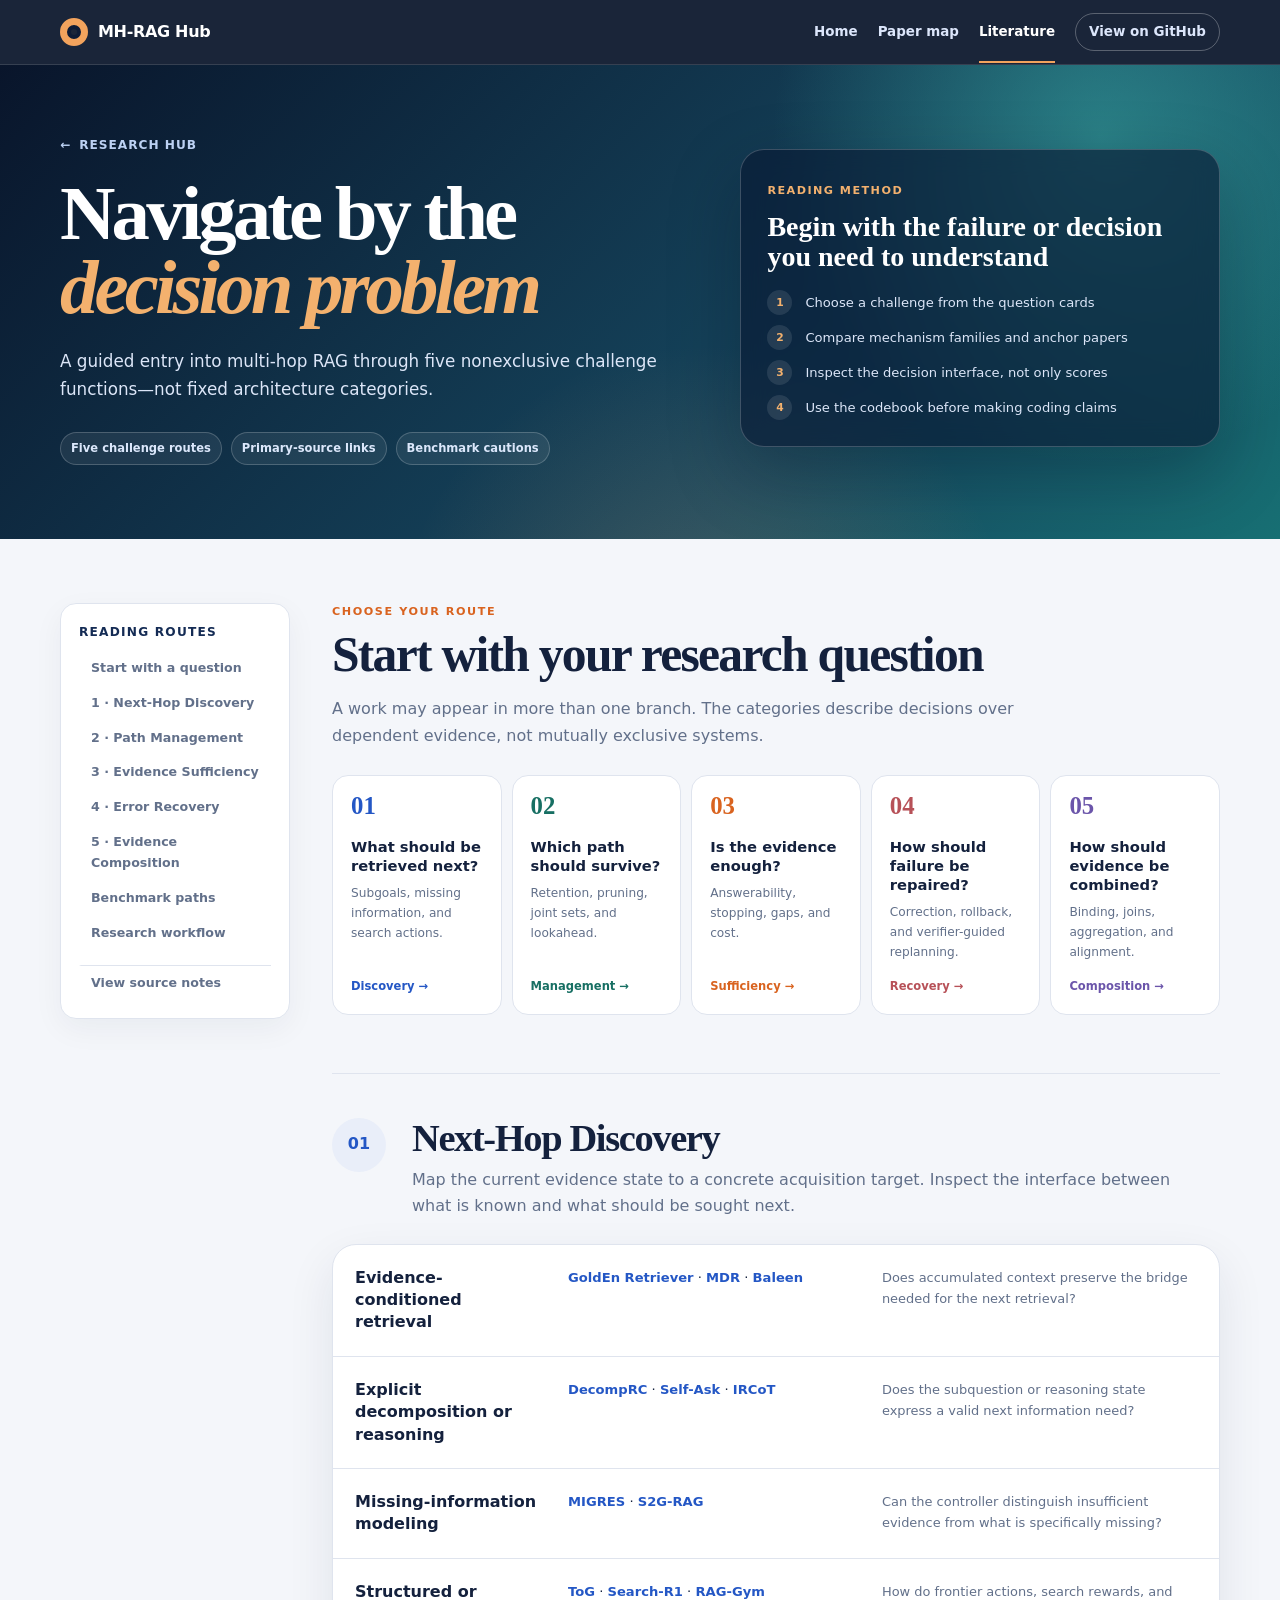
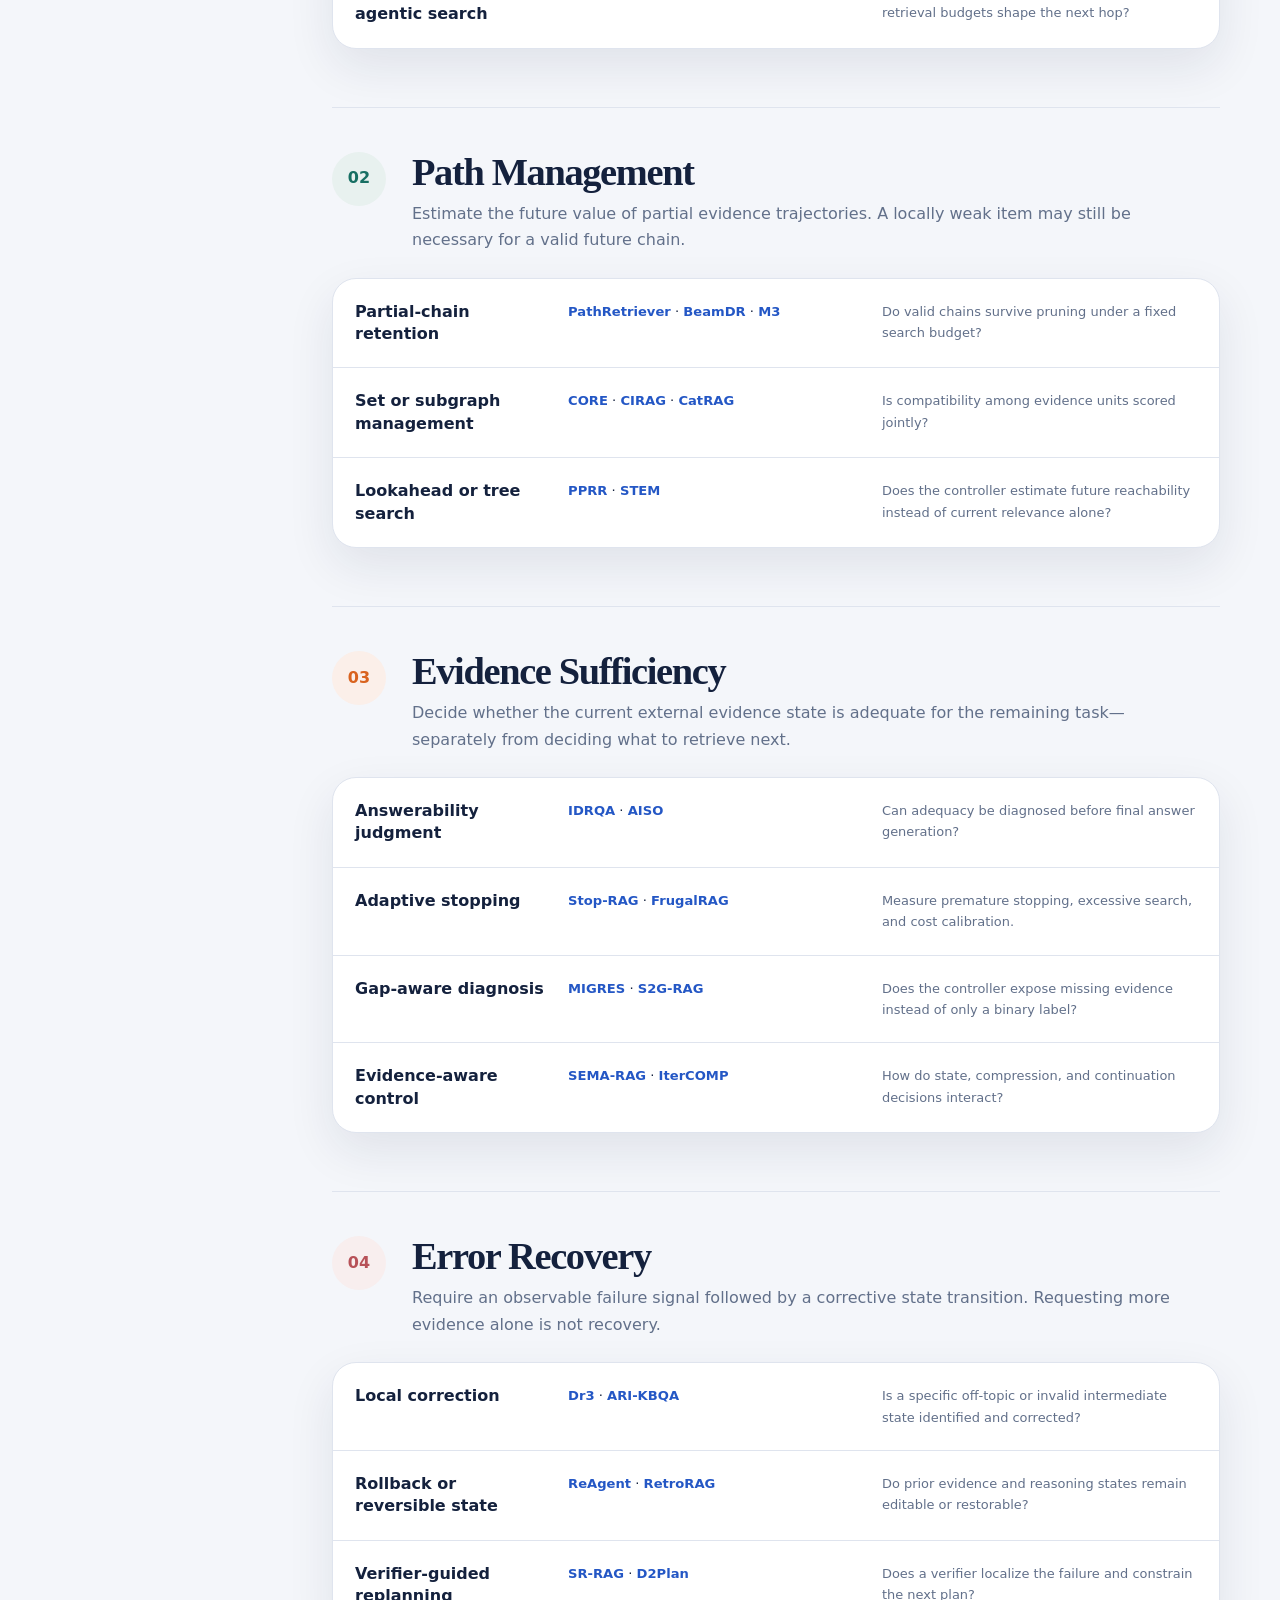
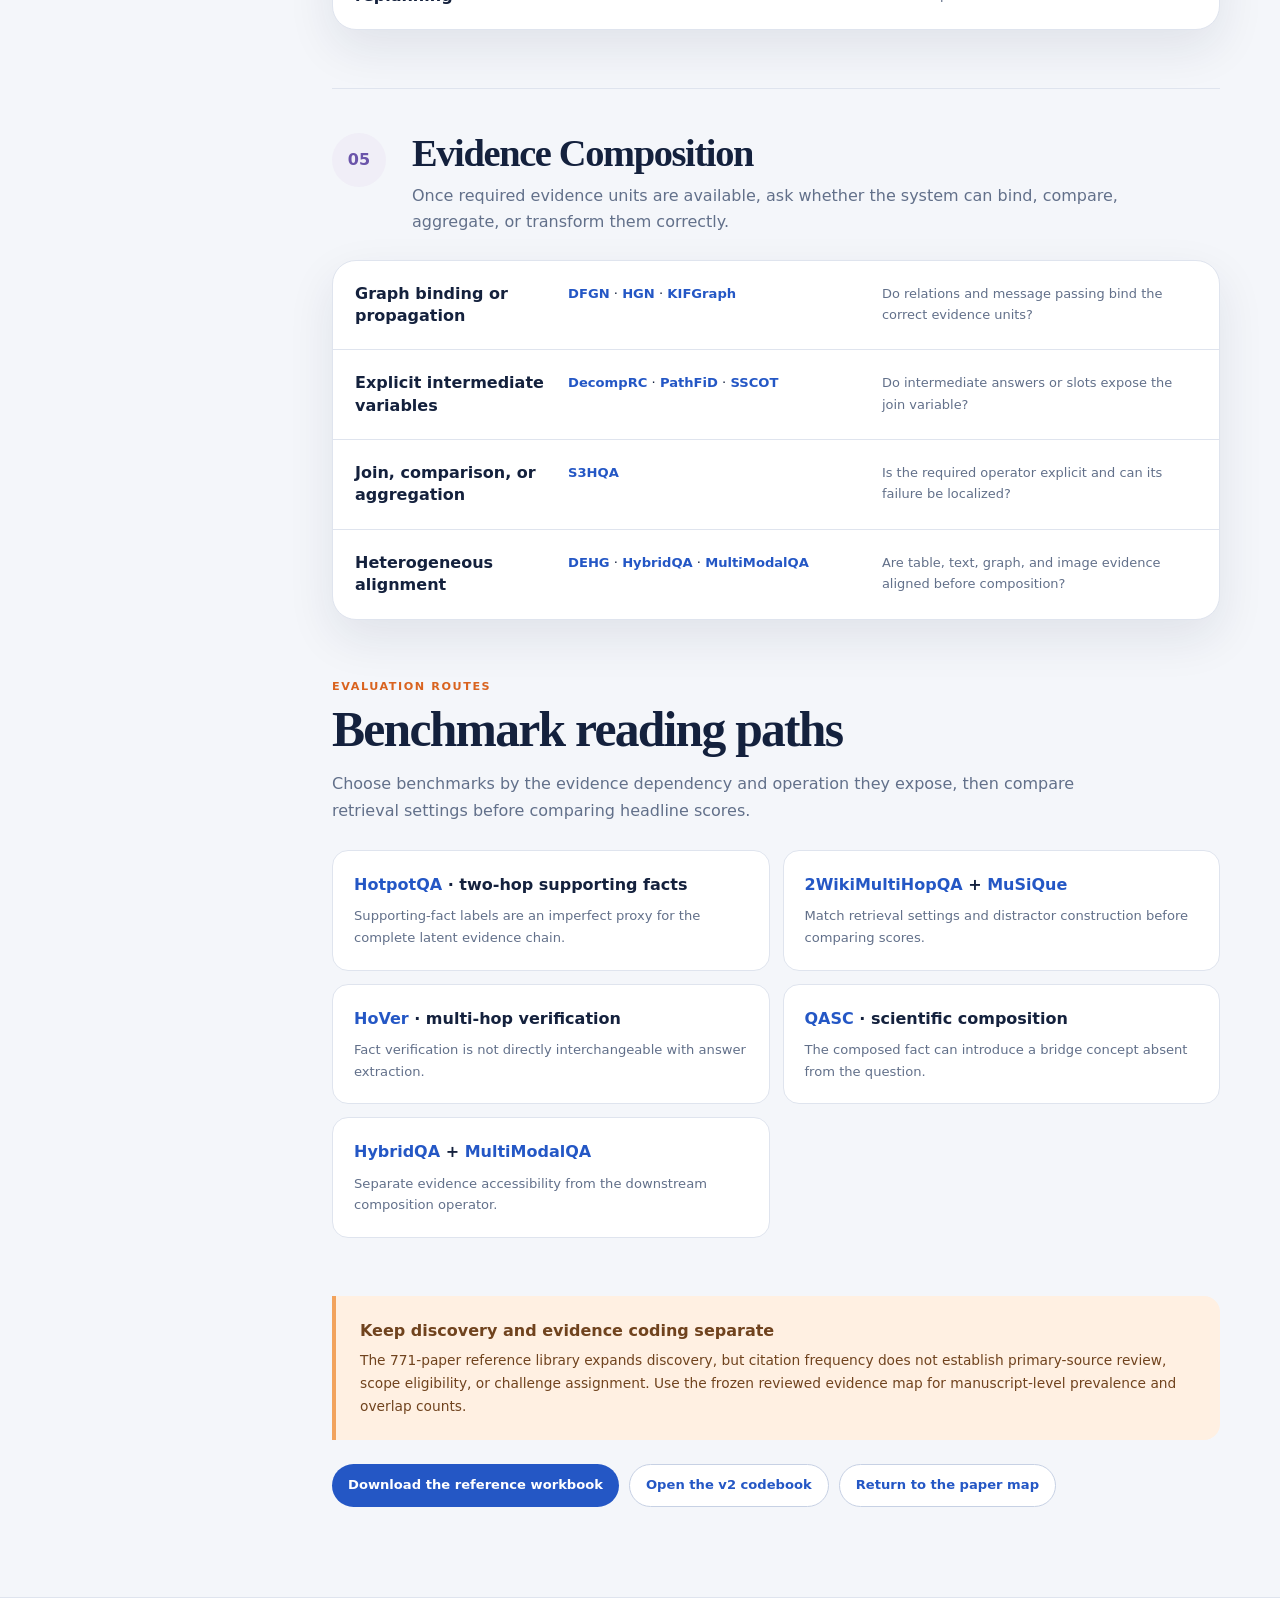
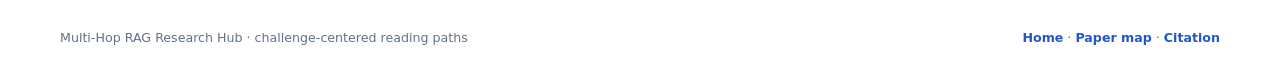
<file: docs/literature.html>
<!doctype html>
<html lang="en">
  <head>
    <meta charset="utf-8">
    <meta name="viewport" content="width=device-width, initial-scale=1">
    <meta name="description" content="Challenge-centered guided reading paths through the multi-hop RAG literature.">
    <meta name="theme-color" content="#164860">
    <link rel="canonical" href="https://tsingyul.github.io/multi-hop-rag-survey/docs/literature.html">
    <link rel="stylesheet" href="assets/hub-pages.css">
    <meta property="og:type" content="website">
    <meta property="og:title" content="Literature Navigator · Multi-Hop RAG Research Hub">
    <meta property="og:description" content="Guided reading paths for discovery, path management, sufficiency, recovery, and evidence composition.">
    <meta property="og:image" content="https://tsingyul.github.io/multi-hop-rag-survey/docs/assets/og-research-hub.jpg">
    <meta name="twitter:card" content="summary_large_image">
    <title>Literature Navigator · Multi-Hop RAG Research Hub</title>
  </head>
  <body>
    <a class="skip-link" href="#main-content">Skip to main content</a>
    <div class="topbar">
      <nav class="nav wrap" aria-label="Primary navigation">
        <a class="brand" href="./"><span class="brand-mark" aria-hidden="true"></span>MH-RAG Hub</a>
        <div class="nav-links">
          <a href="./">Home</a>
          <a href="paper-map.html">Paper map</a>
          <a href="literature.html" aria-current="page">Literature</a>
          <a class="nav-cta" href="https://github.com/TsingyuL/multi-hop-rag-survey">View on GitHub</a>
        </div>
        <details class="mobile-menu">
          <summary>Menu</summary>
          <div class="mobile-links">
            <a href="./">Home</a>
            <a href="paper-map.html">Paper map</a>
            <a href="literature.html">Literature</a>
            <a href="https://github.com/TsingyuL/multi-hop-rag-survey">View on GitHub</a>
          </div>
        </details>
      </nav>
    </div>

    <header class="page-hero teal">
      <div class="hero-grid wrap">
        <div>
          <a class="crumb" href="./"><span aria-hidden="true">&larr;</span> Research Hub</a>
          <h1>Navigate by the <em>decision problem</em></h1>
          <p class="hero-lead">A guided entry into multi-hop RAG through five nonexclusive challenge functions—not fixed architecture categories.</p>
          <div class="hero-meta"><span class="hero-pill">Five challenge routes</span><span class="hero-pill">Primary-source links</span><span class="hero-pill">Benchmark cautions</span></div>
        </div>
        <aside class="hero-panel" aria-label="How to use the navigator">
          <span class="hero-panel-label">Reading method</span>
          <h2>Begin with the failure or decision you need to understand</h2>
          <ol class="mini-list">
            <li><span>1</span>Choose a challenge from the question cards</li>
            <li><span>2</span>Compare mechanism families and anchor papers</li>
            <li><span>3</span>Inspect the decision interface, not only scores</li>
            <li><span>4</span>Use the codebook before making coding claims</li>
          </ol>
        </aside>
      </div>
    </header>

    <main class="page-shell wrap" id="main-content">
      <aside class="toc" aria-label="Challenge navigation">
        <strong>Reading routes</strong>
        <a href="#questions">Start with a question</a>
        <a href="#discovery">1 · Next-Hop Discovery</a>
        <a href="#management">2 · Path Management</a>
        <a href="#sufficiency">3 · Evidence Sufficiency</a>
        <a href="#recovery">4 · Error Recovery</a>
        <a href="#composition">5 · Evidence Composition</a>
        <a href="#benchmarks">Benchmark paths</a>
        <a href="#workflow">Research workflow</a>
        <a class="toc-source" href="literature_navigator.md">View source notes</a>
      </aside>

      <div class="content">
        <section class="content-section" id="questions">
          <p class="section-kicker">Choose your route</p>
          <h2>Start with your research question</h2>
          <p class="section-lead">A work may appear in more than one branch. The categories describe decisions over dependent evidence, not mutually exclusive systems.</p>
          <div class="question-grid">
            <a class="question-card tone-blue" href="#discovery"><span class="question-number">01</span><h3>What should be retrieved next?</h3><p>Subgoals, missing information, and search actions.</p><em>Discovery &rarr;</em></a>
            <a class="question-card tone-green" href="#management"><span class="question-number">02</span><h3>Which path should survive?</h3><p>Retention, pruning, joint sets, and lookahead.</p><em>Management &rarr;</em></a>
            <a class="question-card tone-orange" href="#sufficiency"><span class="question-number">03</span><h3>Is the evidence enough?</h3><p>Answerability, stopping, gaps, and cost.</p><em>Sufficiency &rarr;</em></a>
            <a class="question-card tone-rose" href="#recovery"><span class="question-number">04</span><h3>How should failure be repaired?</h3><p>Correction, rollback, and verifier-guided replanning.</p><em>Recovery &rarr;</em></a>
            <a class="question-card tone-violet" href="#composition"><span class="question-number">05</span><h3>How should evidence be combined?</h3><p>Binding, joins, aggregation, and alignment.</p><em>Composition &rarr;</em></a>
          </div>
        </section>

        <section class="content-section challenge-section tone-blue" id="discovery">
          <div class="challenge-head"><span class="challenge-index">01</span><div><h2>Next-Hop Discovery</h2><p>Map the current evidence state to a concrete acquisition target. Inspect the interface between what is known and what should be sought next.</p></div></div>
          <div class="family-list">
            <div class="family-row"><span class="family-name">Evidence-conditioned retrieval</span><span class="paper-links"><a href="https://aclanthology.org/D19-1261/">GoldEn Retriever</a> · <a href="https://openreview.net/forum?id=EMHoBG0avc1">MDR</a> · <a href="https://proceedings.neurips.cc/paper/2021/hash/e8b1cbd05f6e6a358a81dee52493dd06-Abstract.html">Baleen</a></span><span class="inspect">Does accumulated context preserve the bridge needed for the next retrieval?</span></div>
            <div class="family-row"><span class="family-name">Explicit decomposition or reasoning</span><span class="paper-links"><a href="https://aclanthology.org/P19-1613/">DecompRC</a> · <a href="https://aclanthology.org/2023.findings-emnlp.378/">Self-Ask</a> · <a href="https://aclanthology.org/2023.acl-long.557/">IRCoT</a></span><span class="inspect">Does the subquestion or reasoning state express a valid next information need?</span></div>
            <div class="family-row"><span class="family-name">Missing-information modeling</span><span class="paper-links"><a href="https://aclanthology.org/2025.coling-main.163/">MIGRES</a> · <a href="https://aclanthology.org/2026.acl-long.1185/">S2G-RAG</a></span><span class="inspect">Can the controller distinguish insufficient evidence from what is specifically missing?</span></div>
            <div class="family-row"><span class="family-name">Structured or agentic search</span><span class="paper-links"><a href="https://openreview.net/forum?id=nnVO1PvbTv">ToG</a> · <a href="https://arxiv.org/abs/2503.09516">Search-R1</a> · <a href="https://arxiv.org/abs/2502.13957">RAG-Gym</a></span><span class="inspect">How do frontier actions, search rewards, and retrieval budgets shape the next hop?</span></div>
          </div>
        </section>

        <section class="content-section challenge-section tone-green" id="management">
          <div class="challenge-head"><span class="challenge-index">02</span><div><h2>Path Management</h2><p>Estimate the future value of partial evidence trajectories. A locally weak item may still be necessary for a valid future chain.</p></div></div>
          <div class="family-list">
            <div class="family-row"><span class="family-name">Partial-chain retention</span><span class="paper-links"><a href="https://openreview.net/forum?id=SJgVHkrYDH">PathRetriever</a> · <a href="https://aclanthology.org/2021.naacl-main.368/">BeamDR</a> · <a href="https://aclanthology.org/2024.lrec-main.947/">M3</a></span><span class="inspect">Do valid chains survive pruning under a fixed search budget?</span></div>
            <div class="family-row"><span class="family-name">Set or subgraph management</span><span class="paper-links"><a href="https://aclanthology.org/2022.findings-emnlp.392/">CORE</a> · <a href="https://aclanthology.org/2026.acl-long.1203/">CIRAG</a> · <a href="https://aclanthology.org/2026.findings-acl.290/">CatRAG</a></span><span class="inspect">Is compatibility among evidence units scored jointly?</span></div>
            <div class="family-row"><span class="family-name">Lookahead or tree search</span><span class="paper-links"><a href="https://aclanthology.org/2026.findings-acl.1147/">PPRR</a> · <a href="https://aclanthology.org/2026.acl-long.329/">STEM</a></span><span class="inspect">Does the controller estimate future reachability instead of current relevance alone?</span></div>
          </div>
        </section>

        <section class="content-section challenge-section tone-orange" id="sufficiency">
          <div class="challenge-head"><span class="challenge-index">03</span><div><h2>Evidence Sufficiency</h2><p>Decide whether the current external evidence state is adequate for the remaining task—separately from deciding what to retrieve next.</p></div></div>
          <div class="family-list">
            <div class="family-row"><span class="family-name">Answerability judgment</span><span class="paper-links"><a href="https://doi.org/10.1145/3404835.3462853">IDRQA</a> · <a href="https://aclanthology.org/2021.emnlp-main.293/">AISO</a></span><span class="inspect">Can adequacy be diagnosed before final answer generation?</span></div>
            <div class="family-row"><span class="family-name">Adaptive stopping</span><span class="paper-links"><a href="https://arxiv.org/abs/2510.14337">Stop-RAG</a> · <a href="https://openreview.net/forum?id=uQKtwdJN0o">FrugalRAG</a></span><span class="inspect">Measure premature stopping, excessive search, and cost calibration.</span></div>
            <div class="family-row"><span class="family-name">Gap-aware diagnosis</span><span class="paper-links"><a href="https://aclanthology.org/2025.coling-main.163/">MIGRES</a> · <a href="https://aclanthology.org/2026.acl-long.1185/">S2G-RAG</a></span><span class="inspect">Does the controller expose missing evidence instead of only a binary label?</span></div>
            <div class="family-row"><span class="family-name">Evidence-aware control</span><span class="paper-links"><a href="https://aclanthology.org/2026.findings-acl.917/">SEMA-RAG</a> · <a href="https://aclanthology.org/2026.acl-long.1559/">IterCOMP</a></span><span class="inspect">How do state, compression, and continuation decisions interact?</span></div>
          </div>
        </section>

        <section class="content-section challenge-section tone-rose" id="recovery">
          <div class="challenge-head"><span class="challenge-index">04</span><div><h2>Error Recovery</h2><p>Require an observable failure signal followed by a corrective state transition. Requesting more evidence alone is not recovery.</p></div></div>
          <div class="family-list">
            <div class="family-row"><span class="family-name">Local correction</span><span class="paper-links"><a href="https://aclanthology.org/2024.lrec-main.476/">Dr3</a> · <a href="https://aclanthology.org/2026.acl-long.1479/">ARI-KBQA</a></span><span class="inspect">Is a specific off-topic or invalid intermediate state identified and corrected?</span></div>
            <div class="family-row"><span class="family-name">Rollback or reversible state</span><span class="paper-links"><a href="https://aclanthology.org/2025.emnlp-main.202/">ReAgent</a> · <a href="https://arxiv.org/abs/2501.05475">RetroRAG</a></span><span class="inspect">Do prior evidence and reasoning states remain editable or restorable?</span></div>
            <div class="family-row"><span class="family-name">Verifier-guided replanning</span><span class="paper-links"><a href="https://aclanthology.org/2026.findings-acl.1922/">SR-RAG</a> · <a href="https://aclanthology.org/2026.acl-long.216/">D2Plan</a></span><span class="inspect">Does a verifier localize the failure and constrain the next plan?</span></div>
          </div>
        </section>

        <section class="content-section challenge-section tone-violet" id="composition">
          <div class="challenge-head"><span class="challenge-index">05</span><div><h2>Evidence Composition</h2><p>Once required evidence units are available, ask whether the system can bind, compare, aggregate, or transform them correctly.</p></div></div>
          <div class="family-list">
            <div class="family-row"><span class="family-name">Graph binding or propagation</span><span class="paper-links"><a href="https://aclanthology.org/P19-1617/">DFGN</a> · <a href="https://aclanthology.org/2020.emnlp-main.710/">HGN</a> · <a href="https://aclanthology.org/2022.dlg4nlp-1.8/">KIFGraph</a></span><span class="inspect">Do relations and message passing bind the correct evidence units?</span></div>
            <div class="family-row"><span class="family-name">Explicit intermediate variables</span><span class="paper-links"><a href="https://aclanthology.org/P19-1613/">DecompRC</a> · <a href="https://aclanthology.org/2022.acl-long.69/">PathFiD</a> · <a href="https://aclanthology.org/2024.naacl-long.475/">SSCOT</a></span><span class="inspect">Do intermediate answers or slots expose the join variable?</span></div>
            <div class="family-row"><span class="family-name">Join, comparison, or aggregation</span><span class="paper-links"><a href="https://aclanthology.org/2023.acl-short.147/">S3HQA</a></span><span class="inspect">Is the required operator explicit and can its failure be localized?</span></div>
            <div class="family-row"><span class="family-name">Heterogeneous alignment</span><span class="paper-links"><a href="https://aclanthology.org/2022.findings-naacl.12/">DEHG</a> · <a href="https://aclanthology.org/2020.findings-emnlp.91/">HybridQA</a> · <a href="https://openreview.net/forum?id=ee6W5UgQLa">MultiModalQA</a></span><span class="inspect">Are table, text, graph, and image evidence aligned before composition?</span></div>
          </div>
        </section>

        <section class="content-section" id="benchmarks">
          <p class="section-kicker">Evaluation routes</p>
          <h2>Benchmark reading paths</h2>
          <p class="section-lead">Choose benchmarks by the evidence dependency and operation they expose, then compare retrieval settings before comparing headline scores.</p>
          <div class="benchmark-grid">
            <article class="benchmark"><strong><a href="https://aclanthology.org/D18-1259/">HotpotQA</a> · two-hop supporting facts</strong><p>Supporting-fact labels are an imperfect proxy for the complete latent evidence chain.</p></article>
            <article class="benchmark"><strong><a href="https://aclanthology.org/2020.coling-main.580/">2WikiMultiHopQA</a> + <a href="https://aclanthology.org/2022.tacl-1.31/">MuSiQue</a></strong><p>Match retrieval settings and distractor construction before comparing scores.</p></article>
            <article class="benchmark"><strong><a href="https://aclanthology.org/2020.findings-emnlp.309/">HoVer</a> · multi-hop verification</strong><p>Fact verification is not directly interchangeable with answer extraction.</p></article>
            <article class="benchmark"><strong><a href="https://ojs.aaai.org/index.php/AAAI/article/view/6319">QASC</a> · scientific composition</strong><p>The composed fact can introduce a bridge concept absent from the question.</p></article>
            <article class="benchmark"><strong><a href="https://aclanthology.org/2020.findings-emnlp.91/">HybridQA</a> + <a href="https://openreview.net/forum?id=ee6W5UgQLa">MultiModalQA</a></strong><p>Separate evidence accessibility from the downstream composition operator.</p></article>
          </div>
        </section>

        <section class="content-section" id="workflow">
          <div class="callout"><strong>Keep discovery and evidence coding separate</strong><p>The 771-paper reference library expands discovery, but citation frequency does not establish primary-source review, scope eligibility, or challenge assignment. Use the frozen reviewed evidence map for manuscript-level prevalence and overlap counts.</p></div>
          <div class="action-row"><a class="button primary" href="../literature/reference_library.xlsx">Download the reference workbook</a><a class="button secondary" href="../taxonomy/challenge_codebook_v2.md">Open the v2 codebook</a><a class="button secondary" href="paper-map.html">Return to the paper map</a></div>
        </section>
      </div>
    </main>

    <footer><div class="footer-grid wrap"><span>Multi-Hop RAG Research Hub · challenge-centered reading paths</span><span><a href="./">Home</a> · <a href="paper-map.html">Paper map</a> · <a href="../CITATION.cff">Citation</a></span></div></footer>
    <script>const menu=document.querySelector('.mobile-menu');document.querySelectorAll('.mobile-links a').forEach(link=>link.addEventListener('click',()=>{menu.open=false;}));</script>
  </body>
</html>
</file>
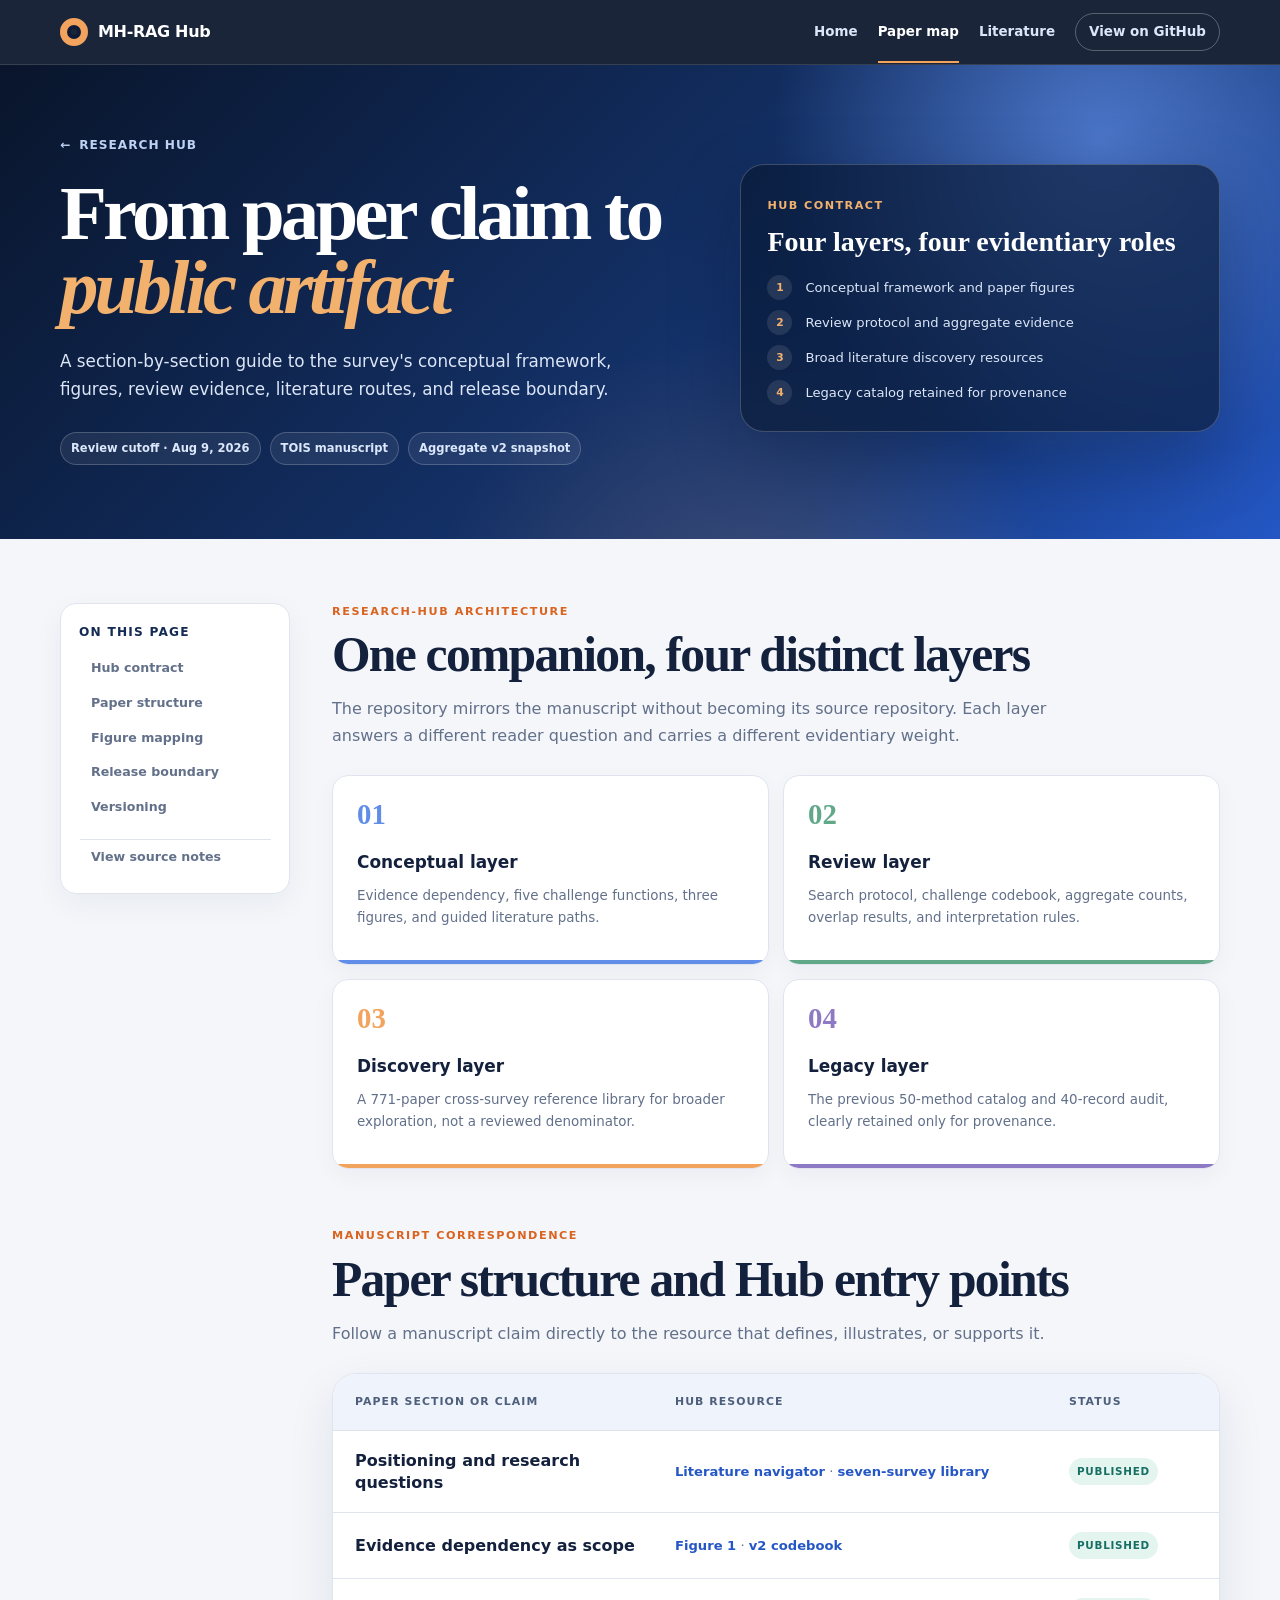
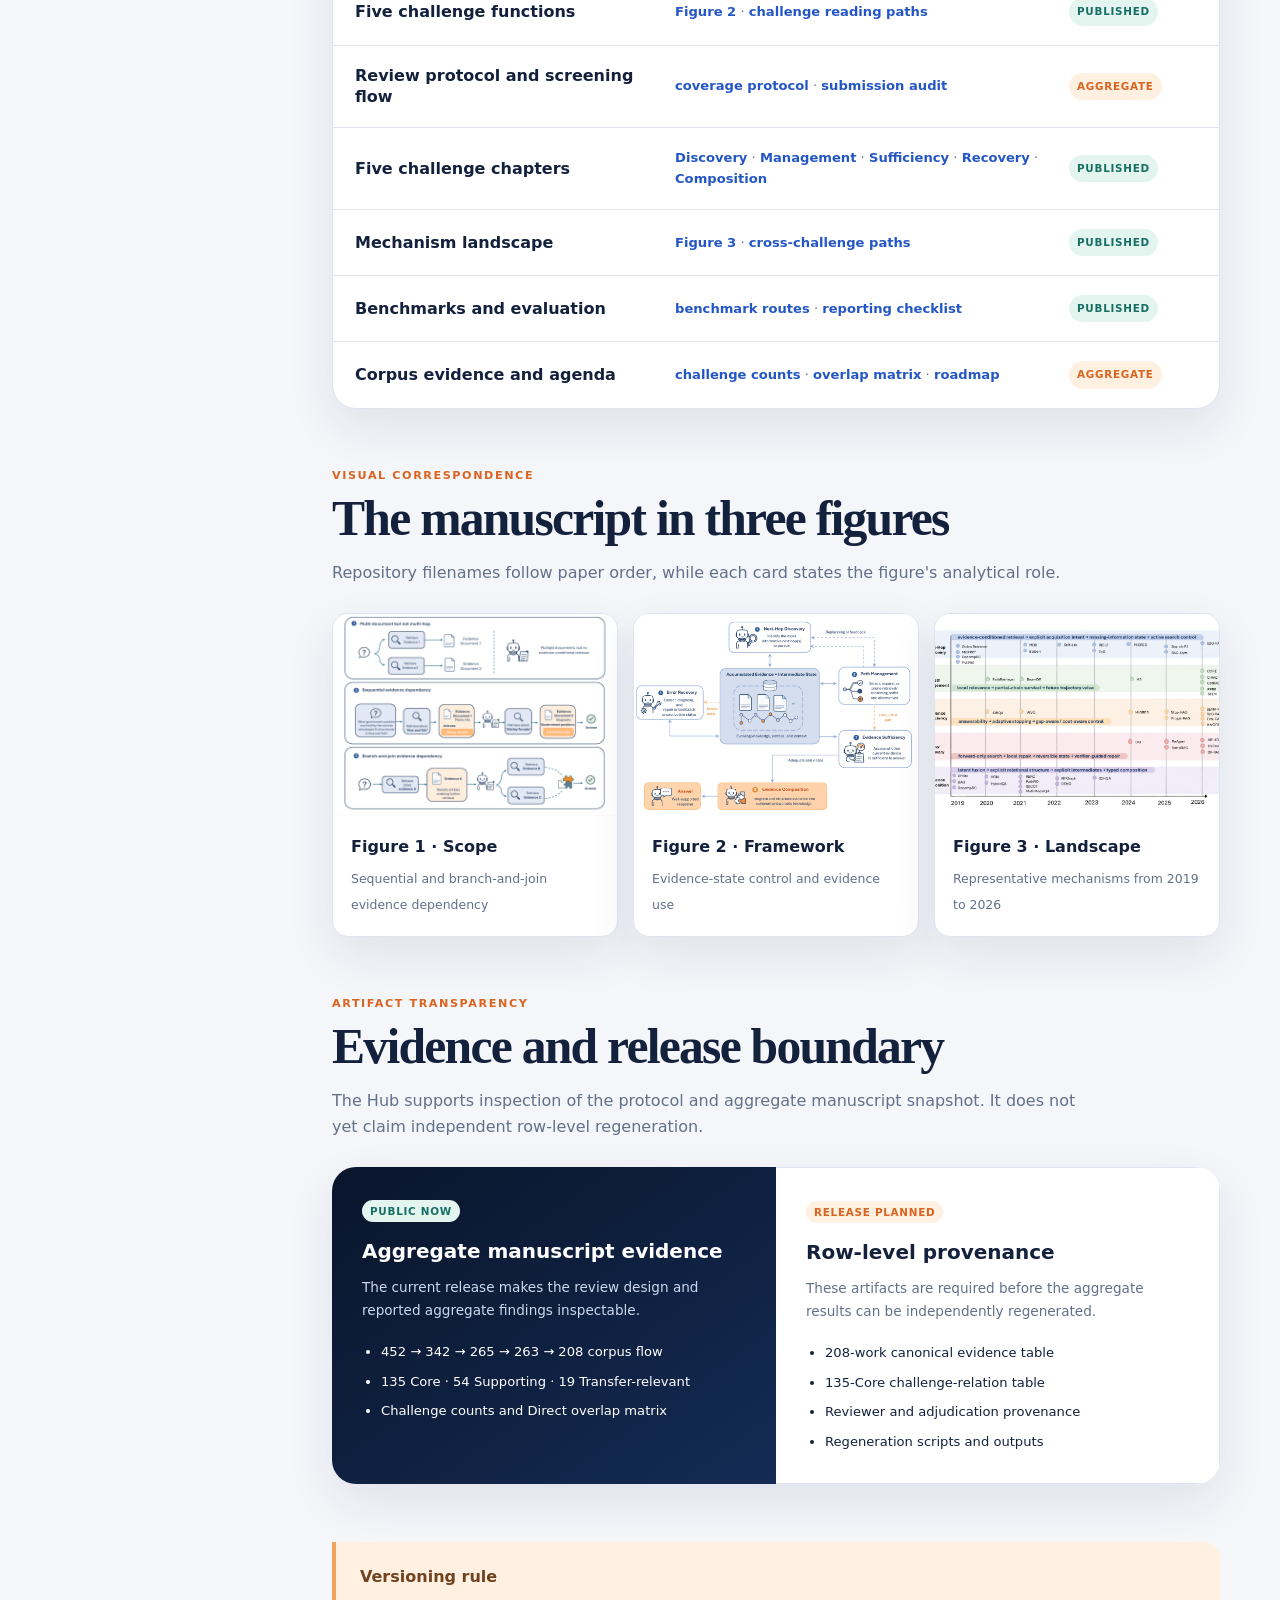
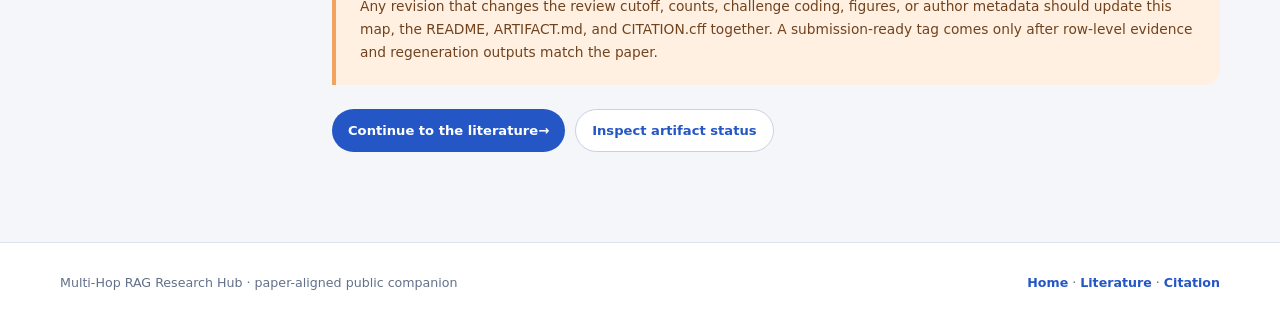
<file: docs/paper-map.html>
<!doctype html>
<html lang="en">
  <head>
    <meta charset="utf-8">
    <meta name="viewport" content="width=device-width, initial-scale=1">
    <meta name="description" content="Section-by-section map from Resolving Evidence Chains in Multi-Hop RAG to its public research artifacts.">
    <meta name="theme-color" content="#0d1b36">
    <link rel="canonical" href="https://tsingyul.github.io/multi-hop-rag-survey/docs/paper-map.html">
    <link rel="stylesheet" href="assets/hub-pages.css">
    <meta property="og:type" content="website">
    <meta property="og:title" content="Paper Map · Multi-Hop RAG Research Hub">
    <meta property="og:description" content="Connect every manuscript section, figure, and claim to its public research artifact.">
    <meta property="og:image" content="https://tsingyul.github.io/multi-hop-rag-survey/docs/assets/og-research-hub.jpg">
    <meta name="twitter:card" content="summary_large_image">
    <title>Paper Map · Multi-Hop RAG Research Hub</title>
  </head>
  <body>
    <a class="skip-link" href="#main-content">Skip to main content</a>
    <div class="topbar">
      <nav class="nav wrap" aria-label="Primary navigation">
        <a class="brand" href="./"><span class="brand-mark" aria-hidden="true"></span>MH-RAG Hub</a>
        <div class="nav-links">
          <a href="./">Home</a>
          <a href="paper-map.html" aria-current="page">Paper map</a>
          <a href="literature.html">Literature</a>
          <a class="nav-cta" href="https://github.com/TsingyuL/multi-hop-rag-survey">View on GitHub</a>
        </div>
        <details class="mobile-menu">
          <summary>Menu</summary>
          <div class="mobile-links">
            <a href="./">Home</a>
            <a href="paper-map.html">Paper map</a>
            <a href="literature.html">Literature</a>
            <a href="https://github.com/TsingyuL/multi-hop-rag-survey">View on GitHub</a>
          </div>
        </details>
      </nav>
    </div>

    <header class="page-hero">
      <div class="hero-grid wrap">
        <div>
          <a class="crumb" href="./"><span aria-hidden="true">&larr;</span> Research Hub</a>
          <h1>From paper claim to <em>public artifact</em></h1>
          <p class="hero-lead">A section-by-section guide to the survey's conceptual framework, figures, review evidence, literature routes, and release boundary.</p>
          <div class="hero-meta"><span class="hero-pill">Review cutoff · Aug 9, 2026</span><span class="hero-pill">TOIS manuscript</span><span class="hero-pill">Aggregate v2 snapshot</span></div>
        </div>
        <aside class="hero-panel" aria-label="Hub contract summary">
          <span class="hero-panel-label">Hub contract</span>
          <h2>Four layers, four evidentiary roles</h2>
          <ol class="mini-list">
            <li><span>1</span>Conceptual framework and paper figures</li>
            <li><span>2</span>Review protocol and aggregate evidence</li>
            <li><span>3</span>Broad literature discovery resources</li>
            <li><span>4</span>Legacy catalog retained for provenance</li>
          </ol>
        </aside>
      </div>
    </header>

    <main class="page-shell wrap" id="main-content">
      <aside class="toc" aria-label="On this page">
        <strong>On this page</strong>
        <a href="#contract">Hub contract</a>
        <a href="#structure">Paper structure</a>
        <a href="#figures">Figure mapping</a>
        <a href="#boundary">Release boundary</a>
        <a href="#versioning">Versioning</a>
        <a class="toc-source" href="paper_hub.md">View source notes</a>
      </aside>

      <div class="content">
        <section class="content-section" id="contract">
          <p class="section-kicker">Research-hub architecture</p>
          <h2>One companion, four distinct layers</h2>
          <p class="section-lead">The repository mirrors the manuscript without becoming its source repository. Each layer answers a different reader question and carries a different evidentiary weight.</p>
          <div class="layer-grid">
            <article class="layer-card"><span class="layer-number">01</span><h3>Conceptual layer</h3><p>Evidence dependency, five challenge functions, three figures, and guided literature paths.</p></article>
            <article class="layer-card"><span class="layer-number">02</span><h3>Review layer</h3><p>Search protocol, challenge codebook, aggregate counts, overlap results, and interpretation rules.</p></article>
            <article class="layer-card"><span class="layer-number">03</span><h3>Discovery layer</h3><p>A 771-paper cross-survey reference library for broader exploration, not a reviewed denominator.</p></article>
            <article class="layer-card"><span class="layer-number">04</span><h3>Legacy layer</h3><p>The previous 50-method catalog and 40-record audit, clearly retained only for provenance.</p></article>
          </div>
        </section>

        <section class="content-section" id="structure">
          <p class="section-kicker">Manuscript correspondence</p>
          <h2>Paper structure and Hub entry points</h2>
          <p class="section-lead">Follow a manuscript claim directly to the resource that defines, illustrates, or supports it.</p>
          <div class="map-list" role="table" aria-label="Paper sections mapped to Hub resources">
            <div class="map-row header" role="row"><span>Paper section or claim</span><span>Hub resource</span><span>Status</span></div>
            <div class="map-row" role="row"><span class="map-topic">Positioning and research questions</span><span class="map-resource"><a href="literature.html">Literature navigator</a> · <a href="../literature/README.md">seven-survey library</a></span><span class="status published">Published</span></div>
            <div class="map-row" role="row"><span class="map-topic">Evidence dependency as scope</span><span class="map-resource"><a href="../mh_figures/fig1.pdf">Figure 1</a> · <a href="../taxonomy/challenge_codebook_v2.md">v2 codebook</a></span><span class="status published">Published</span></div>
            <div class="map-row" role="row"><span class="map-topic">Five challenge functions</span><span class="map-resource"><a href="../mh_figures/fig2.pdf">Figure 2</a> · <a href="literature.html">challenge reading paths</a></span><span class="status published">Published</span></div>
            <div class="map-row" role="row"><span class="map-topic">Review protocol and screening flow</span><span class="map-resource"><a href="coverage_protocol.md">coverage protocol</a> · <a href="submission_audit_v2.md">submission audit</a></span><span class="status aggregate">Aggregate</span></div>
            <div class="map-row" role="row"><span class="map-topic">Five challenge chapters</span><span class="map-resource"><a href="literature.html#discovery">Discovery</a> · <a href="literature.html#management">Management</a> · <a href="literature.html#sufficiency">Sufficiency</a> · <a href="literature.html#recovery">Recovery</a> · <a href="literature.html#composition">Composition</a></span><span class="status published">Published</span></div>
            <div class="map-row" role="row"><span class="map-topic">Mechanism landscape</span><span class="map-resource"><a href="../mh_figures/fig3.pdf">Figure 3</a> · <a href="literature.html">cross-challenge paths</a></span><span class="status published">Published</span></div>
            <div class="map-row" role="row"><span class="map-topic">Benchmarks and evaluation</span><span class="map-resource"><a href="literature.html#benchmarks">benchmark routes</a> · <a href="reporting_checklist.md">reporting checklist</a></span><span class="status published">Published</span></div>
            <div class="map-row" role="row"><span class="map-topic">Corpus evidence and agenda</span><span class="map-resource"><a href="../taxonomy/audit_v2/challenge_counts.csv">challenge counts</a> · <a href="../taxonomy/audit_v2/direct_overlap.csv">overlap matrix</a> · <a href="roadmap.md">roadmap</a></span><span class="status aggregate">Aggregate</span></div>
          </div>
        </section>

        <section class="content-section" id="figures">
          <p class="section-kicker">Visual correspondence</p>
          <h2>The manuscript in three figures</h2>
          <p class="section-lead">Repository filenames follow paper order, while each card states the figure's analytical role.</p>
          <div class="figure-strip">
            <article class="figure-card"><a href="../mh_figures/fig1.pdf"><img src="assets/figure-1.png" alt="Evidence-dependency scope"><div class="figure-copy"><strong>Figure 1 · Scope</strong><span>Sequential and branch-and-join evidence dependency</span></div></a></article>
            <article class="figure-card"><a href="../mh_figures/fig2.pdf"><img src="assets/figure-2.png" alt="Five-challenge control loop"><div class="figure-copy"><strong>Figure 2 · Framework</strong><span>Evidence-state control and evidence use</span></div></a></article>
            <article class="figure-card"><a href="../mh_figures/fig3.pdf"><img src="assets/figure-3.png" alt="Challenge-mechanism landscape"><div class="figure-copy"><strong>Figure 3 · Landscape</strong><span>Representative mechanisms from 2019 to 2026</span></div></a></article>
          </div>
        </section>

        <section class="content-section" id="boundary">
          <p class="section-kicker">Artifact transparency</p>
          <h2>Evidence and release boundary</h2>
          <p class="section-lead">The Hub supports inspection of the protocol and aggregate manuscript snapshot. It does not yet claim independent row-level regeneration.</p>
          <div class="boundary">
            <div class="boundary-now"><span class="status published">Public now</span><h3>Aggregate manuscript evidence</h3><p>The current release makes the review design and reported aggregate findings inspectable.</p><ul><li>452 → 342 → 265 → 263 → 208 corpus flow</li><li>135 Core · 54 Supporting · 19 Transfer-relevant</li><li>Challenge counts and Direct overlap matrix</li></ul></div>
            <div class="boundary-next"><span class="status aggregate">Release planned</span><h3>Row-level provenance</h3><p>These artifacts are required before the aggregate results can be independently regenerated.</p><ul><li>208-work canonical evidence table</li><li>135-Core challenge-relation table</li><li>Reviewer and adjudication provenance</li><li>Regeneration scripts and outputs</li></ul></div>
          </div>
        </section>

        <section class="content-section" id="versioning">
          <div class="callout"><strong>Versioning rule</strong><p>Any revision that changes the review cutoff, counts, challenge coding, figures, or author metadata should update this map, the README, ARTIFACT.md, and CITATION.cff together. A submission-ready tag comes only after row-level evidence and regeneration outputs match the paper.</p></div>
          <div class="action-row"><a class="button primary" href="literature.html">Continue to the literature <span aria-hidden="true">&rarr;</span></a><a class="button secondary" href="../ARTIFACT.md">Inspect artifact status</a></div>
        </section>
      </div>
    </main>

    <footer><div class="footer-grid wrap"><span>Multi-Hop RAG Research Hub · paper-aligned public companion</span><span><a href="./">Home</a> · <a href="literature.html">Literature</a> · <a href="../CITATION.cff">Citation</a></span></div></footer>
    <script>const menu=document.querySelector('.mobile-menu');document.querySelectorAll('.mobile-links a').forEach(link=>link.addEventListener('click',()=>{menu.open=false;}));</script>
  </body>
</html>
</file>
<file: docs/assets/hub-pages.css>
:root {
  --navy-950: #09152b;
  --navy-900: #0d1b36;
  --navy-800: #142b54;
  --blue-700: #2457c5;
  --blue-500: #5f8de7;
  --blue-100: #e8f0ff;
  --orange-600: #d9631f;
  --orange-400: #f2a35d;
  --orange-100: #fff0e2;
  --green-700: #176f63;
  --green-100: #e4f5f0;
  --rose-600: #b75158;
  --rose-100: #fbeaec;
  --violet-600: #6b55aa;
  --violet-100: #f0ecfb;
  --ink: #14213d;
  --muted: #62708a;
  --paper: #f4f6fa;
  --surface: #fff;
  --line: #dfe4ee;
  --shadow: 0 18px 48px rgba(20, 33, 61, .09);
  --radius-lg: 24px;
  --radius-md: 16px;
}

* { box-sizing: border-box; }
html { scroll-behavior: smooth; }
body {
  margin: 0;
  color: var(--ink);
  background: var(--paper);
  font: 16px/1.65 Inter, ui-sans-serif, system-ui, -apple-system, BlinkMacSystemFont, "Segoe UI", sans-serif;
}
a { color: inherit; }
img { display: block; max-width: 100%; }
[id] { scroll-margin-top: 88px; }
:focus-visible { outline: 3px solid var(--orange-400); outline-offset: 4px; }
.wrap { width: min(1160px, calc(100% - 40px)); margin-inline: auto; }
.skip-link { position: fixed; z-index: 40; top: -80px; left: 18px; border-radius: 0 0 10px 10px; background: #fff; color: var(--navy-900); padding: 10px 14px; font-weight: 850; }
.skip-link:focus { top: 0; }

.topbar {
  position: sticky;
  z-index: 30;
  top: 0;
  border-bottom: 1px solid rgba(255, 255, 255, .12);
  background: rgba(9, 21, 43, .93);
  color: #fff;
  backdrop-filter: blur(14px);
}
.nav { min-height: 64px; display: flex; align-items: center; justify-content: space-between; gap: 24px; }
.brand { display: flex; align-items: center; gap: 10px; font-weight: 850; letter-spacing: -.02em; text-decoration: none; }
.brand-mark { width: 28px; height: 28px; border: 7px solid var(--orange-400); border-radius: 50%; box-shadow: inset 0 0 0 4px var(--navy-900); }
.nav-links { display: flex; align-items: center; gap: 20px; }
.nav-links a { color: #dce6fb; font-size: .84rem; font-weight: 750; text-decoration: none; }
.nav-links a:hover, .nav-links a[aria-current="page"] { color: #fff; }
.nav-links a[aria-current="page"] { border-bottom: 2px solid var(--orange-400); padding-block: 20px 18px; }
.nav-cta { border: 1px solid rgba(255, 255, 255, .28); border-radius: 999px; padding: 7px 13px !important; }
.mobile-menu { display: none; position: relative; }
.mobile-menu summary { cursor: pointer; list-style: none; border: 1px solid rgba(255,255,255,.28); border-radius: 999px; padding: 7px 13px; font-size: .82rem; font-weight: 800; }
.mobile-menu summary::-webkit-details-marker { display: none; }
.mobile-links { position: absolute; top: calc(100% + 10px); right: 0; display: grid; width: min(280px, calc(100vw - 28px)); overflow: hidden; border: 1px solid var(--line); border-radius: 14px; background: #fff; box-shadow: 0 20px 50px rgba(3, 10, 28, .3); }
.mobile-links a { border-bottom: 1px solid var(--line); padding: 12px 15px; color: var(--ink); font-size: .84rem; font-weight: 800; text-decoration: none; }
.mobile-links a:last-child { border-bottom: 0; color: var(--blue-700); }

.page-hero {
  overflow: hidden;
  color: #fff;
  background:
    radial-gradient(circle at 86% 16%, rgba(95, 141, 231, .72), transparent 28%),
    radial-gradient(circle at 58% 125%, rgba(242, 163, 93, .2), transparent 34%),
    linear-gradient(135deg, var(--navy-950), #173a7c 72%, var(--blue-700));
}
.page-hero.teal {
  background:
    radial-gradient(circle at 86% 15%, rgba(58, 173, 165, .55), transparent 28%),
    radial-gradient(circle at 55% 125%, rgba(242, 163, 93, .2), transparent 34%),
    linear-gradient(135deg, var(--navy-950), #164860 66%, #176f73);
}
.hero-grid { min-height: 410px; display: grid; grid-template-columns: 1.12fr .88fr; align-items: center; gap: 70px; padding-block: 66px 74px; }
.crumb { display: inline-flex; align-items: center; gap: 8px; margin-bottom: 22px; color: #bcd1f3; font-size: .76rem; font-weight: 800; letter-spacing: .08em; text-decoration: none; text-transform: uppercase; }
.crumb:hover { color: #fff; }
.page-hero h1 { max-width: 760px; margin: 0; font: 650 clamp(3rem, 6vw, 5rem)/.96 "Iowan Old Style", "Palatino Linotype", Charter, Georgia, serif; letter-spacing: -.05em; }
.page-hero h1 em { color: #f3b16e; font-style: italic; }
.hero-lead { max-width: 710px; margin: 24px 0 0; color: #dce6f8; font-size: 1.05rem; }
.hero-meta { display: flex; flex-wrap: wrap; gap: 9px; margin-top: 28px; }
.hero-pill { border: 1px solid rgba(255,255,255,.2); border-radius: 999px; background: rgba(255,255,255,.07); padding: 6px 10px; color: #dbe7fb; font-size: .72rem; font-weight: 800; }
.hero-panel { border: 1px solid rgba(255,255,255,.2); border-radius: var(--radius-lg); background: rgba(8,24,51,.64); padding: 26px; box-shadow: 0 26px 70px rgba(3,10,28,.28); backdrop-filter: blur(12px); }
.hero-panel-label { color: #f3b16e; font-size: .7rem; font-weight: 900; letter-spacing: .13em; text-transform: uppercase; }
.hero-panel h2 { margin: 10px 0 18px; font: 650 1.75rem/1.08 "Iowan Old Style", Georgia, serif; }
.mini-list { display: grid; gap: 10px; margin: 0; padding: 0; list-style: none; }
.mini-list li { display: grid; grid-template-columns: 28px 1fr; align-items: center; gap: 10px; color: #dce6f8; font-size: .82rem; }
.mini-list span { display: grid; width: 25px; height: 25px; place-items: center; border-radius: 50%; background: rgba(255,255,255,.1); color: #f3b16e; font-size: .67rem; font-weight: 900; }

.page-shell { display: grid; grid-template-columns: 230px minmax(0, 1fr); gap: 42px; padding-block: 64px 90px; }
.toc { position: sticky; top: 92px; align-self: start; border: 1px solid var(--line); border-radius: var(--radius-md); background: #fff; padding: 18px; box-shadow: 0 10px 30px rgba(20,33,61,.05); }
.toc strong { display: block; margin-bottom: 9px; color: var(--navy-800); font-size: .76rem; letter-spacing: .1em; text-transform: uppercase; }
.toc a { display: block; border-left: 2px solid transparent; padding: 7px 10px; color: var(--muted); font-size: .79rem; font-weight: 700; text-decoration: none; }
.toc a:hover { border-color: var(--orange-400); color: var(--blue-700); background: #f7f9fd; }
.toc-source { margin-top: 14px; border-top: 1px solid var(--line); padding-top: 12px; }
.content { min-width: 0; }
.content-section + .content-section { margin-top: 58px; }
.section-kicker { margin: 0 0 8px; color: var(--orange-600); font-size: .7rem; font-weight: 900; letter-spacing: .14em; text-transform: uppercase; }
.content h2 { margin: 0; font: 650 clamp(2rem, 4vw, 3.1rem)/1.05 "Iowan Old Style", Georgia, serif; letter-spacing: -.035em; }
.section-lead { max-width: 760px; margin: 15px 0 26px; color: var(--muted); }

.layer-grid { display: grid; grid-template-columns: repeat(2, 1fr); gap: 14px; }
.layer-card { position: relative; overflow: hidden; min-height: 190px; border: 1px solid var(--line); border-radius: var(--radius-md); background: #fff; padding: 24px; box-shadow: 0 8px 24px rgba(20,33,61,.04); }
.layer-card::after { content: ""; position: absolute; inset: auto 0 0; height: 4px; background: var(--tone); }
.layer-card:nth-child(1) { --tone: var(--blue-500); }
.layer-card:nth-child(2) { --tone: #61a889; }
.layer-card:nth-child(3) { --tone: var(--orange-400); }
.layer-card:nth-child(4) { --tone: #8e79c4; }
.layer-number { color: var(--tone); font: 700 1.8rem/1 "Iowan Old Style", Georgia, serif; }
.layer-card h3 { margin: 16px 0 8px; font-size: 1.06rem; }
.layer-card p { margin: 0; color: var(--muted); font-size: .84rem; }

.map-list { display: grid; overflow: hidden; border: 1px solid var(--line); border-radius: var(--radius-lg); background: #fff; box-shadow: var(--shadow); }
.map-row { display: grid; grid-template-columns: 1.08fr 1.35fr 128px; gap: 24px; align-items: center; border-bottom: 1px solid var(--line); padding: 19px 22px; }
.map-row:last-child { border-bottom: 0; }
.map-row.header { background: #eef3fc; color: #4e5f7c; font-size: .68rem; font-weight: 900; letter-spacing: .1em; text-transform: uppercase; }
.map-topic { font-weight: 850; line-height: 1.35; }
.map-resource { color: var(--muted); font-size: .82rem; }
.map-resource a { color: var(--blue-700); font-weight: 800; text-decoration: none; }
.status { justify-self: start; border-radius: 999px; padding: 5px 8px; font-size: .65rem; font-weight: 900; letter-spacing: .07em; text-transform: uppercase; white-space: nowrap; }
.status.published { color: var(--green-700); background: var(--green-100); }
.status.aggregate { color: var(--orange-600); background: var(--orange-100); }

.figure-strip { display: grid; grid-template-columns: repeat(3, 1fr); gap: 15px; }
.figure-card { overflow: hidden; border: 1px solid var(--line); border-radius: var(--radius-md); background: #fff; box-shadow: var(--shadow); }
.figure-card a { display: block; text-decoration: none; }
.figure-card img { width: 100%; aspect-ratio: 1.4; object-fit: cover; background: #eef2f8; transition: transform .25s ease; }
.figure-card:hover img { transform: scale(1.02); }
.figure-copy { padding: 18px; }
.figure-copy strong { display: block; margin-bottom: 4px; }
.figure-copy span { color: var(--muted); font-size: .78rem; }

.boundary { display: grid; grid-template-columns: 1fr 1fr; overflow: hidden; border-radius: var(--radius-lg); box-shadow: var(--shadow); }
.boundary > div { padding: 30px; }
.boundary-now { color: #fff; background: linear-gradient(145deg, var(--navy-950), var(--navy-800)); }
.boundary-next { border: 1px solid var(--line); border-left: 0; background: #fff; }
.boundary h3 { margin: 12px 0 8px; font-size: 1.25rem; }
.boundary p { margin: 0; color: var(--muted); font-size: .85rem; }
.boundary-now p { color: #cbd8ef; }
.boundary ul { display: grid; gap: 8px; margin: 20px 0 0; padding-left: 19px; font-size: .82rem; }

.question-grid { display: grid; grid-template-columns: repeat(5, 1fr); gap: 10px; }
.question-card { min-height: 190px; display: flex; flex-direction: column; border: 1px solid var(--line); border-radius: var(--radius-md); background: #fff; padding: 18px; text-decoration: none; transition: transform .18s, box-shadow .18s; }
.question-card:hover { transform: translateY(-3px); box-shadow: var(--shadow); }
.question-number { color: var(--tone); font: 700 1.55rem/1 "Iowan Old Style", Georgia, serif; }
.question-card h3 { margin: 18px 0 8px; font-size: .92rem; line-height: 1.3; }
.question-card p { margin: 0; color: var(--muted); font-size: .76rem; }
.question-card em { margin-top: auto; padding-top: 14px; color: var(--tone); font-size: .72rem; font-style: normal; font-weight: 900; }
.tone-blue { --tone: var(--blue-700); }
.tone-green { --tone: var(--green-700); }
.tone-orange { --tone: var(--orange-600); }
.tone-rose { --tone: var(--rose-600); }
.tone-violet { --tone: var(--violet-600); }

.challenge-section { border-top: 1px solid var(--line); padding-top: 44px; }
.challenge-head { display: grid; grid-template-columns: 62px 1fr; gap: 18px; align-items: start; }
.challenge-index { display: grid; width: 54px; height: 54px; place-items: center; border-radius: 50%; color: var(--tone); background: color-mix(in srgb, var(--tone) 10%, white); font-weight: 900; }
.challenge-head h2 { font-size: clamp(1.8rem, 3vw, 2.65rem); }
.challenge-head p { max-width: 760px; margin: 9px 0 0; color: var(--muted); }
.family-list { display: grid; margin-top: 24px; overflow: hidden; border: 1px solid var(--line); border-radius: var(--radius-lg); background: #fff; box-shadow: var(--shadow); }
.family-row { display: grid; grid-template-columns: .75fr 1.15fr 1.25fr; gap: 24px; border-bottom: 1px solid var(--line); padding: 22px; }
.family-row:last-child { border-bottom: 0; }
.family-name { font-weight: 850; line-height: 1.4; }
.paper-links { font-size: .82rem; }
.paper-links a { color: var(--blue-700); font-weight: 800; text-decoration: none; }
.inspect { color: var(--muted); font-size: .81rem; }

.benchmark-grid { display: grid; grid-template-columns: repeat(2, 1fr); gap: 13px; }
.benchmark { border: 1px solid var(--line); border-radius: var(--radius-md); background: #fff; padding: 21px; }
.benchmark strong { display: block; margin-bottom: 7px; }
.benchmark strong a { color: var(--blue-700); text-decoration: none; }
.benchmark p { margin: 0; color: var(--muted); font-size: .82rem; }
.callout { border-left: 4px solid var(--orange-400); border-radius: 0 var(--radius-md) var(--radius-md) 0; background: var(--orange-100); padding: 22px 24px; color: #70431e; }
.callout strong { display: block; margin-bottom: 5px; }
.callout p { margin: 0; font-size: .86rem; }
.action-row { display: flex; flex-wrap: wrap; gap: 10px; margin-top: 24px; }
.button { display: inline-flex; min-height: 43px; align-items: center; justify-content: center; border-radius: 999px; padding: 9px 16px; font-size: .82rem; font-weight: 850; text-decoration: none; }
.button.primary { background: var(--blue-700); color: #fff; }
.button.secondary { border: 1px solid #c7d1e4; background: #fff; color: var(--blue-700); }

footer { border-top: 1px solid var(--line); background: #fff; }
.footer-grid { display: flex; justify-content: space-between; gap: 28px; padding-block: 30px; color: var(--muted); font-size: .79rem; }
.footer-grid a { color: var(--blue-700); font-weight: 800; text-decoration: none; }

@media (max-width: 980px) {
  .hero-grid, .page-shell { grid-template-columns: 1fr; }
  .hero-grid { gap: 34px; }
  .hero-panel { max-width: 680px; }
  .toc { position: static; display: flex; flex-wrap: wrap; gap: 4px; }
  .toc strong { width: 100%; }
  .toc a { border-left: 0; border-radius: 999px; background: #f4f6fa; padding: 6px 10px; }
  .toc-source { margin: 0; border-top: 0; padding-top: 6px; }
  .question-grid { grid-template-columns: repeat(3, 1fr); }
}

@media (max-width: 720px) {
  .wrap { width: min(100% - 28px, 1160px); }
  .nav { min-height: 58px; }
  .nav-links { display: none; }
  .mobile-menu { display: block; }
  .hero-grid { min-height: auto; padding-block: 48px 58px; }
  .page-hero h1 { font-size: clamp(2.8rem, 14vw, 4.1rem); }
  .page-shell { gap: 30px; padding-block: 38px 70px; }
  .layer-grid, .figure-strip, .boundary, .question-grid, .benchmark-grid { grid-template-columns: 1fr; }
  .boundary-next { border-left: 1px solid var(--line); border-top: 0; }
  .map-row, .map-row.header { grid-template-columns: 1fr; gap: 7px; }
  .map-row.header { display: none; }
  .map-topic { font-size: .9rem; }
  .family-row { grid-template-columns: 1fr; gap: 8px; }
  .challenge-head { grid-template-columns: 48px 1fr; }
  .challenge-index { width: 44px; height: 44px; }
  .footer-grid { display: grid; }
}

@media (prefers-reduced-motion: reduce) {
  html { scroll-behavior: auto; }
  *, *::before, *::after { transition-duration: .01ms !important; }
}
</file>
